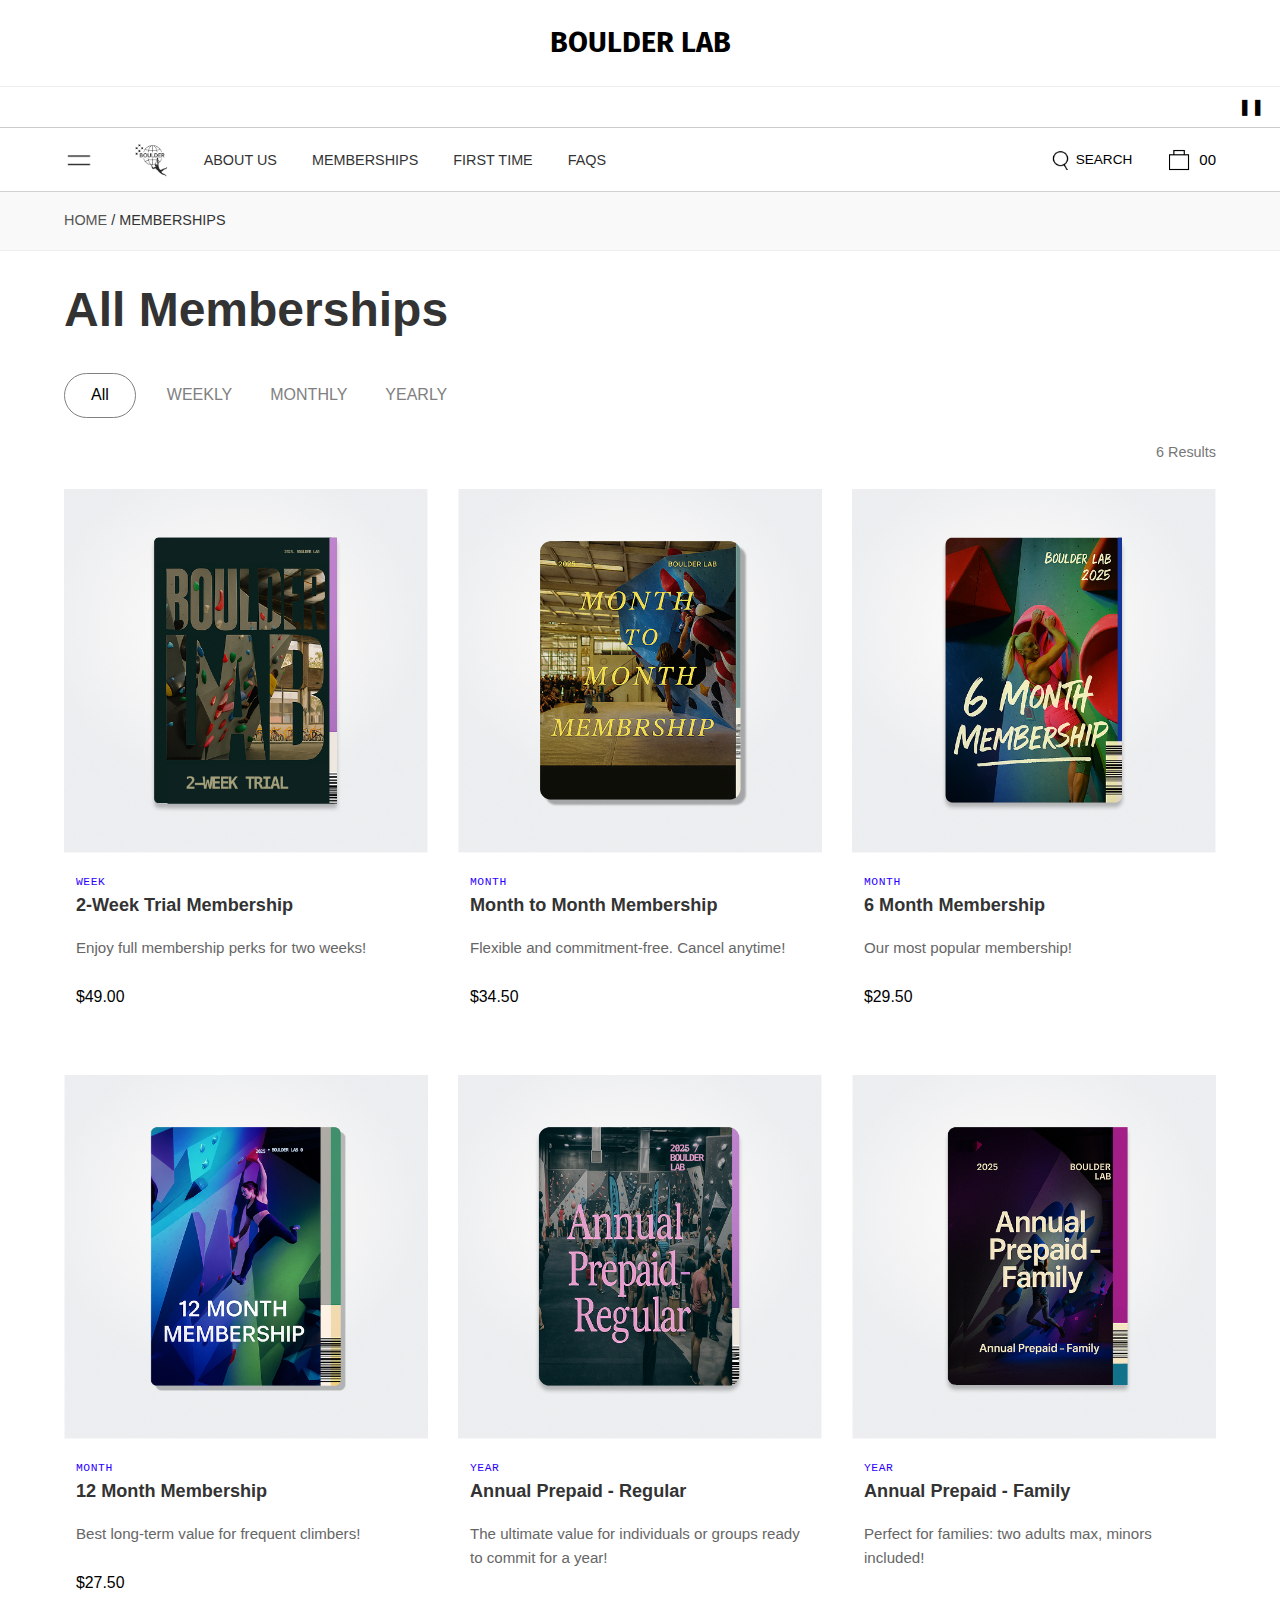
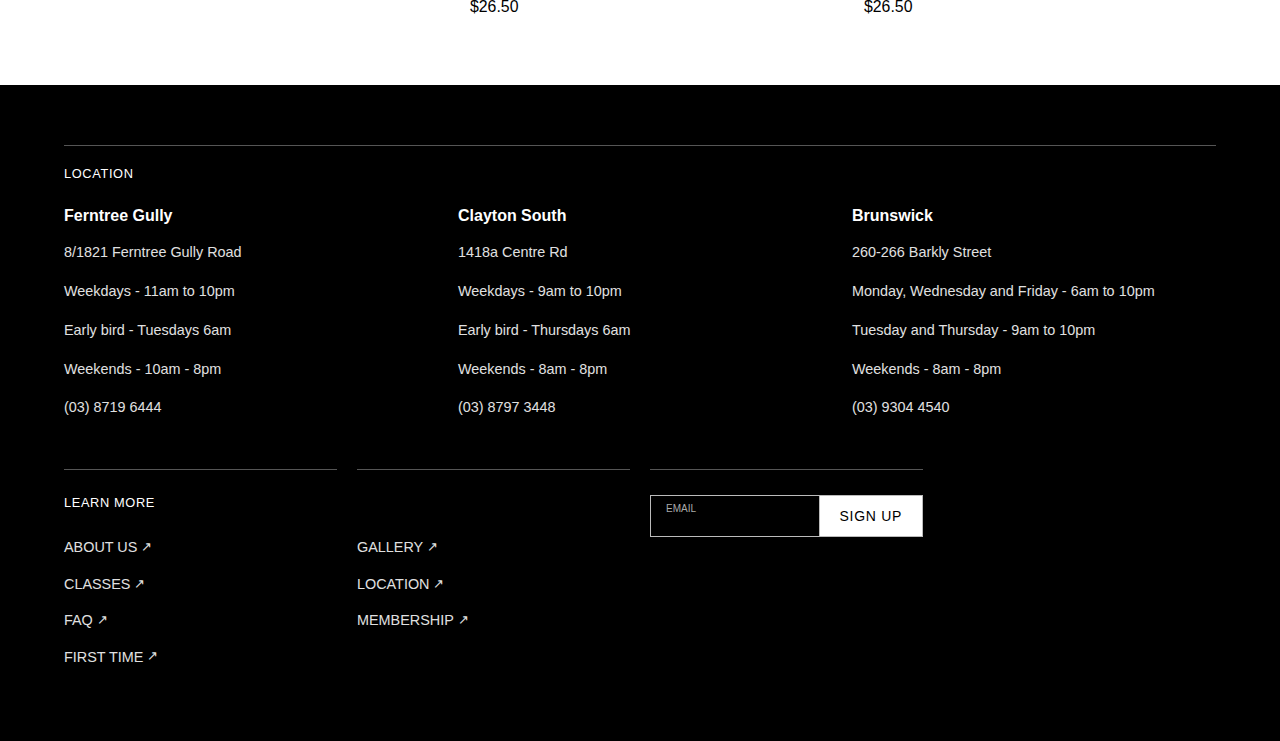
<file: index.html>
<!DOCTYPE html>
<html lang="en">
  <head>
    <meta charset="UTF-8" />
    <meta name="viewport" content="width=device-width, initial-scale=1.0" />
    <title>Memberships - Boulder Lab</title>
    <link rel="stylesheet" href="style.css" />
    <link rel="preconnect" href="https://fonts.googleapis.com" />
    <link rel="preconnect" href="https://fonts.gstatic.com" crossorigin />
    <link
      href="https://fonts.googleapis.com/css2?family=Fira+Sans:wght@400;500;700&display=swap"
      rel="stylesheet"
    />
  </head>
  <body>
    <div class="site-brand-bar">
      <div class="container">
        <p class="site-brand-title">BOULDER LAB</p>
      </div>
    </div>
    <div class="ticker-wrapper">
      <div class="ticker" id="ticker">
        <span>WELCOME TO BOULDER LAB</span>
        <span>•</span>
        <span>FIRST TIME VISITING?</span>
        <span>•</span>
        <span>CLICK HERE FOR EVERYTHING YOU NEED TO KNOW</span>
        <span>•</span>
        <span>WHAT TO BRING, HOW TO BOOK, AND MORE</span>
        <span>•</span>
        <span>NEED HELP? ASK OUR FRONT DESK ANYTIME</span>
        <span>•</span>
        <span>BOULDERING MADE SIMPLE FOR FIRST-TIMERS</span>
        <span>•</span>
        <span>GET STARTED — YOUR CLIMBING JOURNEY BEGINS HERE</span>
        <span>•</span>
        <span>WELCOME TO BOULDER LAB</span>
        <span>•</span>
        <span>FIRST TIME VISITING?</span>
        <span>•</span>
        <span>CLICK HERE FOR EVERYTHING YOU NEED TO KNOW</span>
        <span>•</span>
        <span>WHAT TO BRING, HOW TO BOOK, AND MORE</span>
        <span>•</span>
        <span>NEED HELP? ASK OUR FRONT DESK ANYTIME</span>
        <span>•</span>
        <span>BOULDERING MADE SIMPLE FOR FIRST-TIMERS</span>
        <span>•</span>
        <span>GET STARTED — YOUR CLIMBING JOURNEY BEGINS HERE</span>
        <span>•</span>
        <span>WELCOME TO BOULDER LAB</span>
        <span>•</span>
      </div>
      <button
        class="pause-btn"
        id="pauseBtn"
        aria-label="Pause banner"
        aria-pressed="false"
      >
        ❚❚
      </button>
    </div>
    <header>
      <div class="container header-container">
        <div class="header-left-section">
          <button class="menu-toggle" aria-label="Toggle menu">
            <img src="Images/Menu.png" alt="Menu" class="hamburger-icon-img" />
          </button>
          <div class="logo">
            <img src="Images/boulder_logo.png" alt="Boulder Lab Logo" />
          </div>
        </div>
        <nav class="mobile-nav">
          <ul>
            <li><a href="#">ABOUT US</a></li>
            <li><a href="#">MEMBERSHIPS</a></li>
            <li><a href="#">FIRST TIME</a></li>
            <li><a href="#">FAQs</a></li>
          </ul>
        </nav>
        <div class="header-actions">
          <button class="search-btn">
            <img src="Images/Search.png" alt="Search" class="search-icon-img" />
            SEARCH
          </button>
          <button class="cart-btn">
            <img src="Images/Cart.png" alt="Cart" class="cart-icon-img" />
            <span class="cart-count">00</span>
          </button>
        </div>
      </div>
    </header>

    <main>
      <section class="breadcrumbs">
        <div class="container">
          <p><a href="#">HOME</a> / MEMBERSHIPS</p>
        </div>
      </section>

      <section class="memberships-page">
        <div class="container">
          <h1>MEMBERSHIPS</h1>

          <div class="filter-controls">
            <nav class="on-filters-navbar"></nav>
          </div>
          <p class="results-count">6 Results</p>

          <div class="product-grid">
            <!-- Product Card 1: 2-Week Trial -->
            <div class="product-card" data-category="weekly">
              <div class="product-image-container">
                <img
                  src="Images/Card1-2week.png"
                  alt="2-Week Trial Membership"
                  class="product-image"
                />
                <div class="card-overlay"></div>
              </div>
              <div class="product-info">
                <span class="product-category label">WEEK</span>
                <h3 class="product-title title">2-Week Trial Membership</h3>
                <p class="product-description description">
                  Enjoy full membership perks for two weeks!
                </p>
                <p class="product-price price">$49.00</p>
              </div>
            </div>

            <!-- Product Card 2: Month to Month -->
            <div class="product-card" data-category="monthly">
              <div class="product-image-container">
                <img
                  src="Images/Card2-MonthToMonth.png"
                  alt="Month to Month Membership"
                  class="product-image"
                />
                <div class="card-overlay"></div>
              </div>
              <div class="product-info">
                <span class="product-category label">MONTH</span>
                <h3 class="product-title title">Month to Month Membership</h3>
                <p class="product-description description">
                  Flexible and commitment-free. Cancel anytime!
                </p>
                <p class="product-price price">$34.50</p>
              </div>
            </div>

            <!-- Product Card 3: 6 Month Membership -->
            <div class="product-card" data-category="monthly">
              <div class="product-image-container">
                <img
                  src="Images/Card3-6Month.png"
                  alt="6 Month Membership"
                  class="product-image"
                />
                <div class="card-overlay"></div>
              </div>
              <div class="product-info">
                <span class="product-category label">MONTH</span>
                <h3 class="product-title title">6 Month Membership</h3>
                <p class="product-description description">
                  Our most popular membership!
                </p>
                <p class="product-price price">$29.50</p>
              </div>
            </div>

            <!-- Product Card 4: 12 Month Membership -->
            <div class="product-card" data-category="monthly">
              <div class="product-image-container">
                <img
                  src="Images/Card4-12Month.png"
                  alt="12 Month Membership"
                  class="product-image"
                />
                <div class="card-overlay"></div>
              </div>
              <div class="product-info">
                <span class="product-category label">MONTH</span>
                <h3 class="product-title title">12 Month Membership</h3>
                <p class="product-description description">
                  Best long-term value for frequent climbers!
                </p>
                <p class="product-price price">$27.50</p>
              </div>
            </div>

            <!-- Product Card 5: Annual Prepaid - Regular -->
            <div class="product-card" data-category="yearly">
              <div class="product-image-container">
                <img
                  src="Images/Card5-Annual-Regular.png"
                  alt="Annual Prepaid - Regular"
                  class="product-image"
                />
                <div class="card-overlay"></div>
              </div>
              <div class="product-info">
                <span class="product-category label">YEAR</span>
                <h3 class="product-title title">Annual Prepaid - Regular</h3>
                <p class="product-description description">
                  The ultimate value for individuals or groups ready to commit
                  for a year!
                </p>
                <p class="product-price price">$26.50</p>
              </div>
            </div>

            <!-- Product Card 6: Annual Prepaid - Family -->
            <div class="product-card" data-category="yearly">
              <div class="product-image-container">
                <img
                  src="Images/Card6-Annual-Family.png"
                  alt="Annual Prepaid - Family"
                  class="product-image"
                />
                <div class="card-overlay"></div>
              </div>
              <div class="product-info">
                <span class="product-category label">YEAR</span>
                <h3 class="product-title title">Annual Prepaid - Family</h3>
                <p class="product-description description">
                  Perfect for families: two adults max, minors included!
                </p>
                <p class="product-price price">$26.50</p>
              </div>
            </div>
          </div>
        </div>
      </section>
    </main>

    <footer>
      <div class="container footer-grid">
        <div class="footer-column location-info">
          <h4>LOCATION</h4>
          <div class="locations-container">
            <div class="location">
              <h5>Ferntree Gully</h5>
              <p>8/1821 Ferntree Gully Road</p>
              <p>Weekdays - 11am to 10pm</p>
              <p>Early bird - Tuesdays 6am</p>
              <p>Weekends - 10am - 8pm</p>
              <p>(03) 8719 6444</p>
            </div>
            <div class="location">
              <h5>Clayton South</h5>
              <p>1418a Centre Rd</p>
              <p>Weekdays - 9am to 10pm</p>
              <p>Early bird - Thursdays 6am</p>
              <p>Weekends - 8am - 8pm</p>
              <p>(03) 8797 3448</p>
            </div>
            <div class="location">
              <h5>Brunswick</h5>
              <p>260-266 Barkly Street</p>
              <p>Monday, Wednesday and Friday - 6am to 10pm</p>
              <p>Tuesday and Thursday - 9am to 10pm</p>
              <p>Weekends - 8am - 8pm</p>
              <p>(03) 9304 4540</p>
            </div>
          </div>
        </div>

        <div class="footer-column learn-more-column">
          <h4>LEARN MORE</h4>
          <ul>
            <li>
              <a href="#"
                >ABOUT US <span class="external-link-icon">&#x2197;</span></a
              >
            </li>
            <li>
              <a href="#"
                >CLASSES <span class="external-link-icon">&#x2197;</span></a
              >
            </li>
            <li>
              <a href="#"
                >FAQ <span class="external-link-icon">&#x2197;</span></a
              >
            </li>
            <li>
              <a href="#"
                >FIRST TIME <span class="external-link-icon">&#x2197;</span></a
              >
            </li>
          </ul>
        </div>

        <div class="footer-column other-links-column">
          <!-- No H4 here -->
          <ul>
            <li>
              <a href="#"
                >GALLERY <span class="external-link-icon">&#x2197;</span></a
              >
            </li>
            <li>
              <a href="#"
                >LOCATION <span class="external-link-icon">&#x2197;</span></a
              >
            </li>
            <li>
              <a href="#"
                >MEMBERSHIP <span class="external-link-icon">&#x2197;</span></a
              >
            </li>
          </ul>
        </div>

        <div class="footer-column newsletter">
          <form>
            <div class="email-input-wrapper">
              <input type="email" id="footer_email_input" name="email" />
              <label for="footer_email_input" class="email-field-label"
                >EMAIL</label
              >
            </div>
            <button type="submit">Sign Up</button>
          </form>
        </div>
      </div>
    </footer>
    <script src="script.js"></script>
  </body>
</html>
</file>
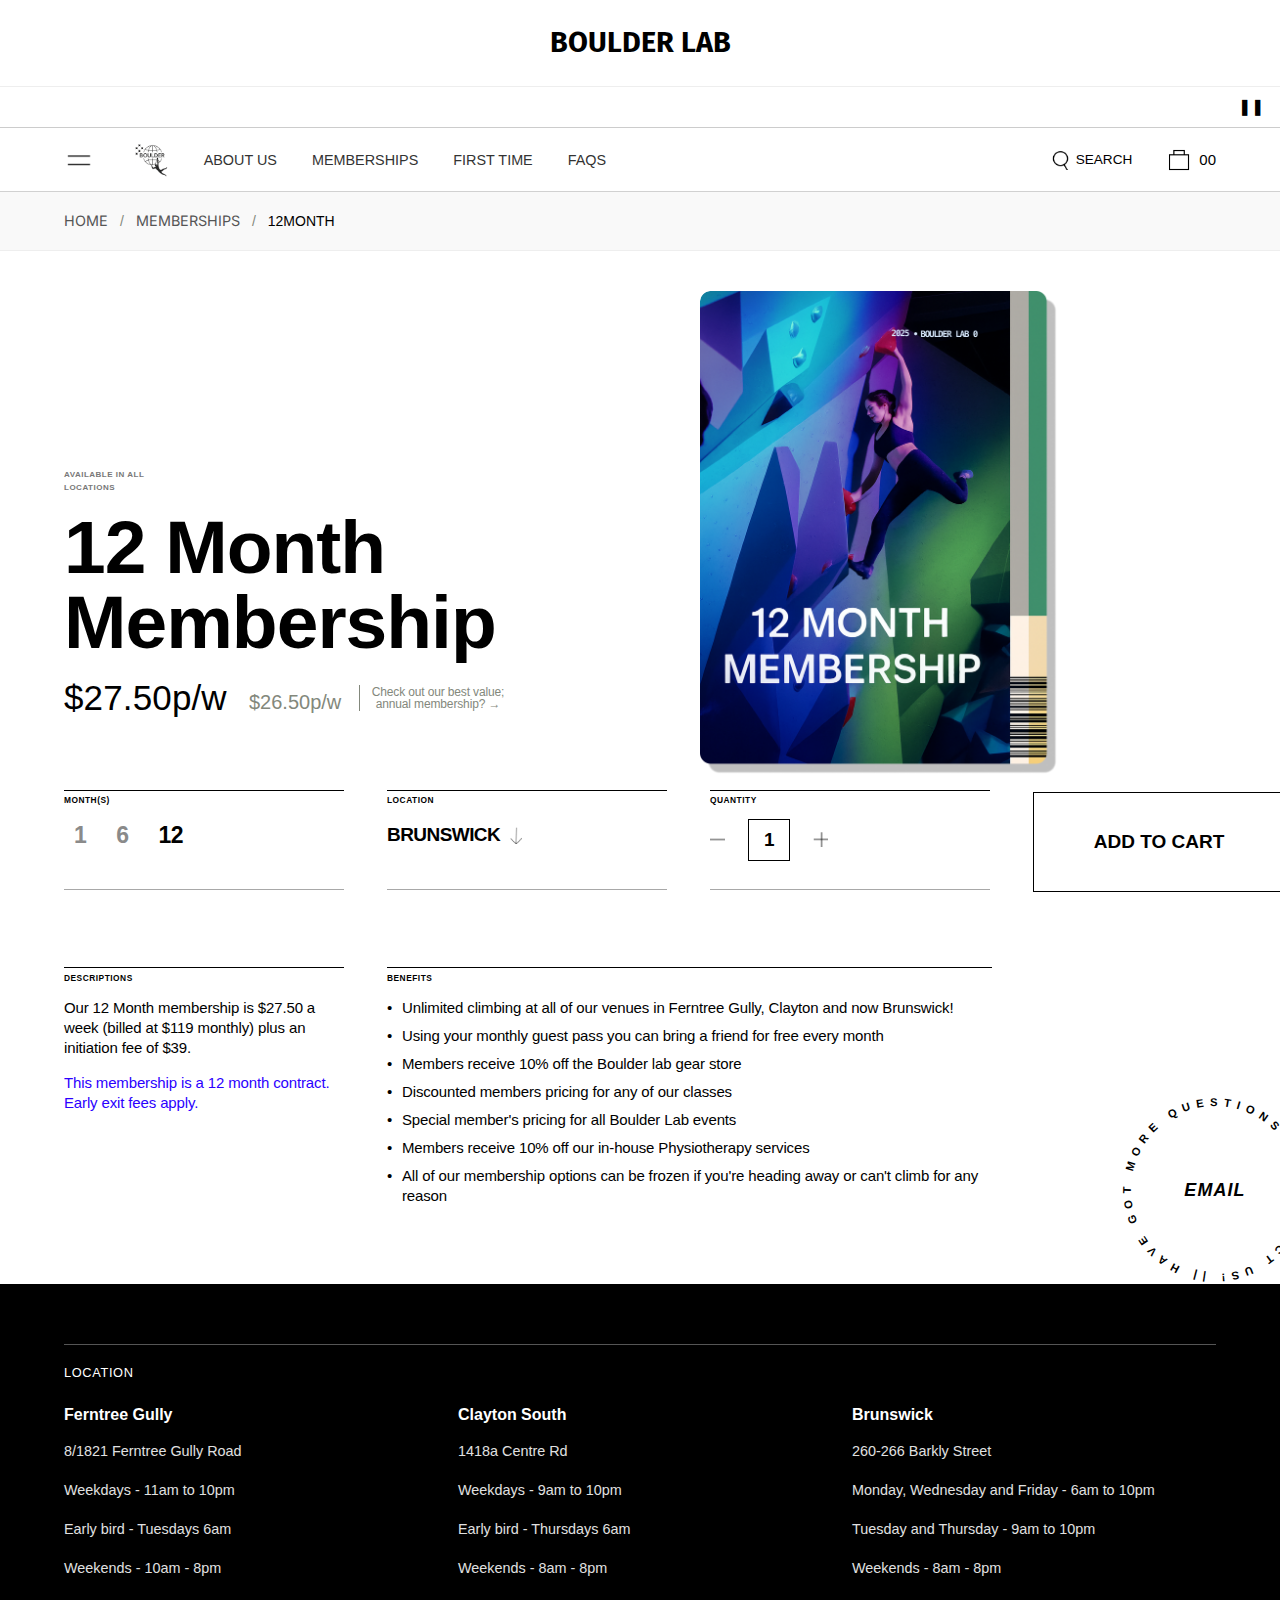
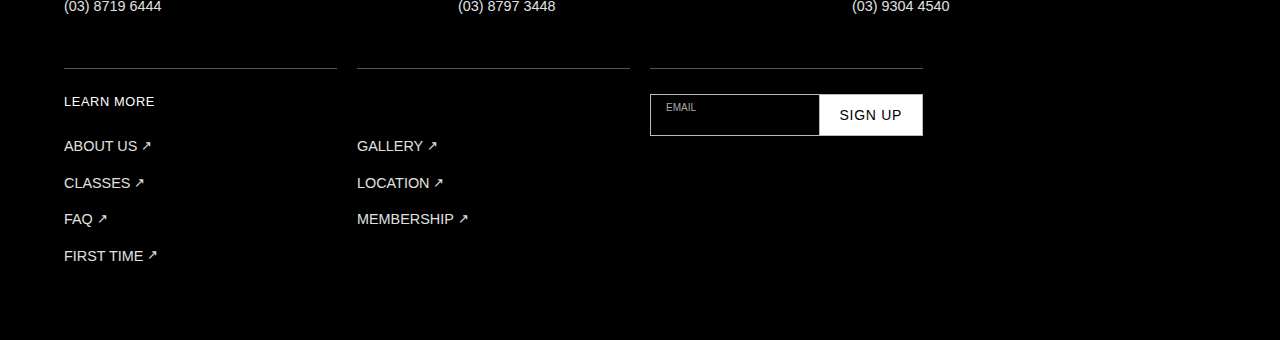
<file: 12-month.html>
<!DOCTYPE html>
<html lang="en">
  <head>
    <meta charset="UTF-8" />
    <meta name="viewport" content="width=device-width, initial-scale=1.0" />
    <title>12 Month Membership - Boulder Lab</title>
    <link rel="stylesheet" href="style.css" />
    <link rel="stylesheet" href="menu.css" />
    <link rel="stylesheet" href="months.css" />
    <link rel="preconnect" href="https://fonts.googleapis.com" />
    <link rel="preconnect" href="https://fonts.gstatic.com" crossorigin />
    <link
      href="https://fonts.googleapis.com/css2?family=Fira+Sans:wght@400;500;700&display=swap"
      rel="stylesheet"
    />
    <!-- Add Helvetica Neue font (fallback to system fonts) -->
    <style>
      @import url("https://fonts.googleapis.com/css2?family=Inter:wght@300;400;500;600;700&display=swap");
      /* Helvetica Neue fallback styles */
      body {
        font-family: "Helvetica Neue", Inter, -apple-system, BlinkMacSystemFont,
          "Segoe UI", Roboto, Helvetica, Arial, sans-serif;
      }
    </style>
  </head>
  <body>
    <div class="site-brand-bar">
      <div class="container">
        <p class="site-brand-title">BOULDER LAB</p>
      </div>
    </div>
    <div class="ticker-wrapper">
      <div class="ticker" id="ticker">
        <span>WELCOME TO BOULDER LAB</span>
        <span>•</span>
        <span>FIRST TIME VISITING?</span>
        <span>•</span>
        <span>CLICK HERE FOR EVERYTHING YOU NEED TO KNOW</span>
        <span>•</span>
        <span>WHAT TO BRING, HOW TO BOOK, AND MORE</span>
        <span>•</span>
        <span>NEED HELP? ASK OUR FRONT DESK ANYTIME</span>
        <span>•</span>
        <span>BOULDERING MADE SIMPLE FOR FIRST-TIMERS</span>
        <span>•</span>
        <span>GET STARTED — YOUR CLIMBING JOURNEY BEGINS HERE</span>
        <span>•</span>
      </div>
      <button
        class="pause-btn"
        id="pauseBtn"
        aria-label="Pause banner"
        aria-pressed="false"
      >
        ❚❚
      </button>
    </div>
    <header>
      <div class="container header-container">
        <div class="header-left-section">
          <button class="menu-toggle" aria-label="Toggle menu">
            <img src="Images/Menu.png" alt="Menu" class="hamburger-icon-img" />
          </button>
          <div class="logo">
            <img src="Images/boulder_logo.png" alt="Boulder Lab Logo" />
          </div>
        </div>
        <nav class="mobile-nav">
          <ul>
            <li><a href="#">ABOUT US</a></li>
            <li><a href="index.html">MEMBERSHIPS</a></li>
            <li><a href="#">FIRST TIME</a></li>
            <li><a href="#">FAQs</a></li>
          </ul>
        </nav>
        <div class="header-actions">
          <button class="search-btn">
            <img src="Images/Search.png" alt="Search" class="search-icon-img" />
            SEARCH
          </button>
          <button class="cart-btn">
            <img src="Images/Cart.png" alt="Cart" class="cart-icon-img" />
            <span class="cart-count">00</span>
          </button>
        </div>
      </div>
    </header>

    <main>
      <section class="breadcrumbs">
        <div class="container">
          <p class="breadcrumb-nav">
            <a href="index.html" class="breadcrumb-link">HOME</a>
            <span class="breadcrumb-separator">/</span>
            <a href="index.html" class="breadcrumb-link">MEMBERSHIPS</a>
            <span class="breadcrumb-separator">/</span>
            <span class="breadcrumb-current">12MONTH</span>
          </p>
        </div>
      </section>

      <section class="product-page">
        <div class="container">
          <div class="product-layout">
            <!-- Left Column: Product Info -->
            <div class="product-info-column">
              <p class="product-availability">AVAILABLE IN ALL LOCATIONS</p>

              <h1 class="product-title">12 Month Membership</h1>

              <div class="pricing-section">
                <div class="main-price">$27.50p/w</div>
                <div class="comparison-price">$26.50p/w</div>
                <div class="price-separator">|</div>
                <p class="savings-text">
                  Check out our best value; annual membership? →
                </p>
              </div>

              <div class="action-buttons">
                <button class="more-details-btn positioned-more-details-left">
                  MORE DETAILS
                </button>
                <button class="more-details-btn positioned-more-details">
                  MORE DETAILS
                </button>
              </div>

              <div class="product-options">
                <div class="option-group">
                  <label class="option-label">MONTH(S)</label>
                  <div class="option-values">
                    <span class="option-value inactive">1</span>
                    <span class="option-value inactive">6</span>
                    <span class="option-value active">12</span>
                  </div>
                </div>

                <div class="option-group">
                  <label class="option-label">LOCATION</label>
                  <div class="location-dropdown">
                    <div class="location-selected" id="locationSelected">
                      <span class="selected-location">BRUNSWICK</span>
                      <img
                        src="Images/arrow.png"
                        alt="Dropdown"
                        class="location-arrow"
                        id="locationArrow"
                      />
                    </div>
                    <div class="location-options" id="locationOptions">
                      <div
                        class="location-option active"
                        data-location="BRUNSWICK"
                      >
                        BRUNSWICK
                      </div>
                      <div
                        class="location-option"
                        data-location="CLAYTON SOUTH"
                      >
                        CLAYTON SOUTH
                      </div>
                      <div
                        class="location-option"
                        data-location="FERNTREE GULLY"
                      >
                        FERNTREE GULLY
                      </div>
                    </div>
                  </div>
                </div>

                <div class="option-group">
                  <label class="option-label">QUANTITY</label>
                  <div class="quantity-controls">
                    <button class="quantity-btn minus-btn">
                      <img
                        src="Images/minus.png"
                        alt="Decrease"
                        class="quantity-icon"
                      />
                    </button>
                    <div class="quantity-box">
                      <span class="quantity-value">1</span>
                    </div>
                    <button class="quantity-btn plus-btn">
                      <img
                        src="Images/plus.png"
                        alt="Increase"
                        class="quantity-icon"
                      />
                    </button>
                  </div>
                </div>

                <button class="add-to-cart-btn">ADD TO CART</button>
              </div>

              <!-- Circular Text Animation -->
              <div class="product-circular-text">
                <svg
                  xmlns="http://www.w3.org/2000/svg"
                  xml:lang="en"
                  xmlns:xlink="http://www.w3.org/1999/xlink"
                  viewBox="0 0 500 500"
                >
                  <title>Circular Text Path</title>
                  <defs>
                    <path
                      id="productTextCircle"
                      d="M250,400
                               a150,150 0 0,1 0,-300a150,150 0 0,1 0,300Z"
                      transform="rotate(12,250,250)"
                    />
                  </defs>
                  <g class="textcircle">
                    <text textLength="940">
                      <textPath
                        xlink:href="#productTextCircle"
                        aria-label="  HAVE GOT MORE QUESTIONS? | CONTACT US! |  "
                        textLength="940"
                      >
                        | HAVE GOT MORE QUESTIONS? || CONTACT US! |
                      </textPath>
                    </text>
                  </g>
                  <text x="250" y="250" class="product-center-text">EMAIL</text>
                </svg>
              </div>

              <!-- Descriptions and Benefits -->
              <div class="product-details">
                <div class="descriptions-section">
                  <h3 class="section-title">DESCRIPTIONS</h3>
                  <p class="description-text">
                    Our 12 Month membership is $27.50 a week (billed at $119
                    monthly) plus an initiation fee of $39.
                  </p>
                  <p class="description-text cancellation">
                    This membership is a 12 month contract. Early exit fees
                    apply.
                  </p>
                </div>

                <div class="benefits-section">
                  <h3 class="section-title">BENEFITS</h3>
                  <ul class="benefits-list">
                    <li>
                      Unlimited climbing at all of our venues in Ferntree Gully,
                      Clayton and now Brunswick!
                    </li>
                    <li>
                      Using your monthly guest pass you can bring a friend for
                      free every month
                    </li>
                    <li>Members receive 10% off the Boulder lab gear store</li>
                    <li>Discounted members pricing for any of our classes</li>
                    <li>Special member's pricing for all Boulder Lab events</li>
                    <li>
                      Members receive 10% off our in-house Physiotherapy
                      services
                    </li>
                    <li>
                      All of our membership options can be frozen if you're
                      heading away or can't climb for any reason
                    </li>
                  </ul>
                </div>
              </div>
            </div>

            <!-- Right Column: Image and Circular Text -->
            <div class="product-visual-column">
              <div class="product-image-container">
                <img
                  src="Images/Product-image-12month.png"
                  alt="12 Month Membership"
                  class="product-main-image"
                />
              </div>
            </div>
          </div>
        </div>
      </section>
    </main>

    <footer>
      <div class="container footer-grid">
        <div class="footer-column location-info">
          <h4>LOCATION</h4>
          <div class="locations-container">
            <div class="location">
              <h5>Ferntree Gully</h5>
              <p>8/1821 Ferntree Gully Road</p>
              <p>Weekdays - 11am to 10pm</p>
              <p>Early bird - Tuesdays 6am</p>
              <p>Weekends - 10am - 8pm</p>
              <p>(03) 8719 6444</p>
            </div>
            <div class="location">
              <h5>Clayton South</h5>
              <p>1418a Centre Rd</p>
              <p>Weekdays - 9am to 10pm</p>
              <p>Early bird - Thursdays 6am</p>
              <p>Weekends - 8am - 8pm</p>
              <p>(03) 8797 3448</p>
            </div>
            <div class="location">
              <h5>Brunswick</h5>
              <p>260-266 Barkly Street</p>
              <p>Monday, Wednesday and Friday - 6am to 10pm</p>
              <p>Tuesday and Thursday - 9am to 10pm</p>
              <p>Weekends - 8am - 8pm</p>
              <p>(03) 9304 4540</p>
            </div>
          </div>
        </div>

        <div class="footer-column learn-more-column">
          <h4>LEARN MORE</h4>
          <ul>
            <li>
              <a href="#"
                >ABOUT US <span class="external-link-icon">&#x2197;</span></a
              >
            </li>
            <li>
              <a href="#"
                >CLASSES <span class="external-link-icon">&#x2197;</span></a
              >
            </li>
            <li>
              <a href="#"
                >FAQ <span class="external-link-icon">&#x2197;</span></a
              >
            </li>
            <li>
              <a href="#"
                >FIRST TIME <span class="external-link-icon">&#x2197;</span></a
              >
            </li>
          </ul>
        </div>

        <div class="footer-column other-links-column">
          <!-- No H4 here -->
          <ul>
            <li>
              <a href="#"
                >GALLERY <span class="external-link-icon">&#x2197;</span></a
              >
            </li>
            <li>
              <a href="#"
                >LOCATION <span class="external-link-icon">&#x2197;</span></a
              >
            </li>
            <li>
              <a href="#"
                >MEMBERSHIP <span class="external-link-icon">&#x2197;</span></a
              >
            </li>
          </ul>
        </div>

        <div class="footer-column newsletter">
          <form>
            <div class="email-input-wrapper">
              <input type="email" id="footer_email_input" name="email" />
              <label for="footer_email_input" class="email-field-label"
                >EMAIL</label
              >
            </div>
            <button type="submit">Sign Up</button>
          </form>
        </div>
      </div>
    </footer>
    <script src="script.js"></script>
    <script src="menu.js"></script>
    <script>
      // Location Dropdown Functionality
      document.addEventListener("DOMContentLoaded", function () {
        const locationSelected = document.getElementById("locationSelected");
        const locationOptions = document.getElementById("locationOptions");
        const locationArrow = document.getElementById("locationArrow");
        const selectedLocationSpan =
          document.querySelector(".selected-location");

        // Toggle dropdown
        locationSelected.addEventListener("click", function () {
          locationOptions.classList.toggle("open");
          locationArrow.classList.toggle("rotated");
        });

        // Handle option selection
        const options = document.querySelectorAll(".location-option");
        options.forEach((option) => {
          option.addEventListener("click", function () {
            // Remove active class from all options
            options.forEach((opt) => opt.classList.remove("active"));

            // Add active class to selected option
            this.classList.add("active");

            // Update the selected location text
            selectedLocationSpan.textContent =
              this.getAttribute("data-location");

            // Close dropdown
            locationOptions.classList.remove("open");
            locationArrow.classList.remove("rotated");
          });
        });

        // Close dropdown when clicking outside
        document.addEventListener("click", function (event) {
          if (!event.target.closest(".location-dropdown")) {
            locationOptions.classList.remove("open");
            locationArrow.classList.remove("rotated");
          }
        });

        // Quantity Controls Functionality
        const minusBtn = document.querySelector(".minus-btn");
        const plusBtn = document.querySelector(".plus-btn");
        const quantityValue = document.querySelector(".quantity-value");
        let currentQuantity = 1;

        // Update quantity display
        function updateQuantity(value) {
          currentQuantity = Math.max(1, Math.min(5, value)); // Allow up to 5
          quantityValue.textContent = currentQuantity;
        }

        // Minus button functionality
        minusBtn.addEventListener("click", function () {
          updateQuantity(currentQuantity - 1);
        });

        // Plus button functionality
        plusBtn.addEventListener("click", function () {
          updateQuantity(currentQuantity + 1);
        });

        // Month options functionality with navigation
        const monthOptions = document.querySelectorAll(".option-value");
        monthOptions.forEach(function (option) {
          option.addEventListener("click", function () {
            const monthValue = this.textContent.trim();

            // Navigate to appropriate page based on month value
            if (monthValue === "1") {
              window.location.href = "month-to-month.html";
            } else if (monthValue === "6") {
              window.location.href = "6-month.html";
            } else if (monthValue === "12") {
              window.location.href = "12-month.html";
            }

            // Remove active class from all month options
            monthOptions.forEach(function (opt) {
              opt.classList.remove("active");
              opt.classList.add("inactive");
            });

            // Add active class to clicked option
            this.classList.add("active");
            this.classList.remove("inactive");
          });
        });
      });
    </script>

    <!-- Full-screen Menu -->
    <div class="full-screen-menu" id="fullScreenMenu">
      <div class="menu-header">
        <div class="container menu-header-container">
          <div class="menu-header-left">
            <h1 class="menu-boulder-lab-title">BOULDER LAB</h1>
          </div>
          <div class="menu-header-right">
            <button class="search-btn">
              <img
                src="Images/Search-black.png"
                alt="Search"
                class="search-icon-menu"
              />
              SEARCH
            </button>
            <button class="close-menu-btn" id="closeMenuBtn">X CLOSE</button>
          </div>
        </div>
      </div>

      <div class="container menu-content">
        <div class="menu-links-grid">
          <!-- First Row: INFORMATION, PRICING, CLASSES -->
          <div class="menu-column">
            <h4>INFORMATION</h4>
            <ul>
              <li><a href="#">FAQs</a></li>
              <li><a href="#">Bookings +</a></li>
              <li><a href="#">Location</a></li>
              <li><a href="#">First time</a></li>
              <li><a href="#">My membership</a></li>
              <li><a href="#">Contact us</a></li>
              <li><a href="#">Coaching team</a></li>
              <li><a href="#">Jobs at BOULDERLAB</a></li>
            </ul>
          </div>

          <div class="menu-column">
            <h4>PRICING</h4>
            <ul>
              <li><a href="#memberships-section">Memberships</a></li>
              <li><a href="#">Entry pass</a></li>
              <li><a href="#">Gear store</a></li>
            </ul>
          </div>

          <div class="menu-column">
            <h4>CLASSES</h4>
            <ul>
              <li><a href="#">Bachelors of Bouldering</a></li>
              <li><a href="#">Master of Bouldering</a></li>
              <li><a href="#">Private coaching</a></li>
              <li><a href="#">Strength climbing +</a></li>
              <li><a href="#">Clinics +</a></li>
            </ul>
          </div>

          <div class="menu-column">
            <h4>YOUTH PROGRAM</h4>
            <ul>
              <li><a href="#">Overview</a></li>
              <li><a href="#">U12s</a></li>
              <li><a href="#">Youth squad</a></li>
              <li><a href="#">Junior elite</a></li>
            </ul>
          </div>

          <div class="menu-column">
            <h4>EVENTS</h4>
            <ul>
              <li><a href="#">Borad comp 2024</a></li>
              <li><a href="#">Gallery</a></li>
              <li><a href="#">Gift cards</a></li>
            </ul>
          </div>

          <!-- Circular Text SVG -->
          <div class="menu-circular-text">
            <svg
              xmlns="http://www.w3.org/2000/svg"
              xml:lang="en"
              xmlns:xlink="http://www.w3.org/1999/xlink"
              viewBox="0 0 500 500"
            >
              <title>Circular Text Path</title>
              <defs>
                <path
                  id="menuTextCircle"
                  d="M250,400
                           a150,150 0 0,1 0,-300a150,150 0 0,1 0,300Z"
                  transform="rotate(12,250,250)"
                />
              </defs>
              <g class="textcircle">
                <text textLength="940">
                  <textPath
                    xlink:href="#menuTextCircle"
                    aria-label="HAVE GOT MORE QUESTIONS? CONTACT US!"
                    textLength="940"
                  >
                    CONTACT US!&#160;HAVE GOT MORE QUESTIONS? CONTACT US! &#160;
                  </textPath>
                </text>
              </g>
              <text x="250" y="250" class="center-text">EMAIL</text>
            </svg>
          </div>
        </div>
      </div>
    </div>
  </body>
</html>
</file>
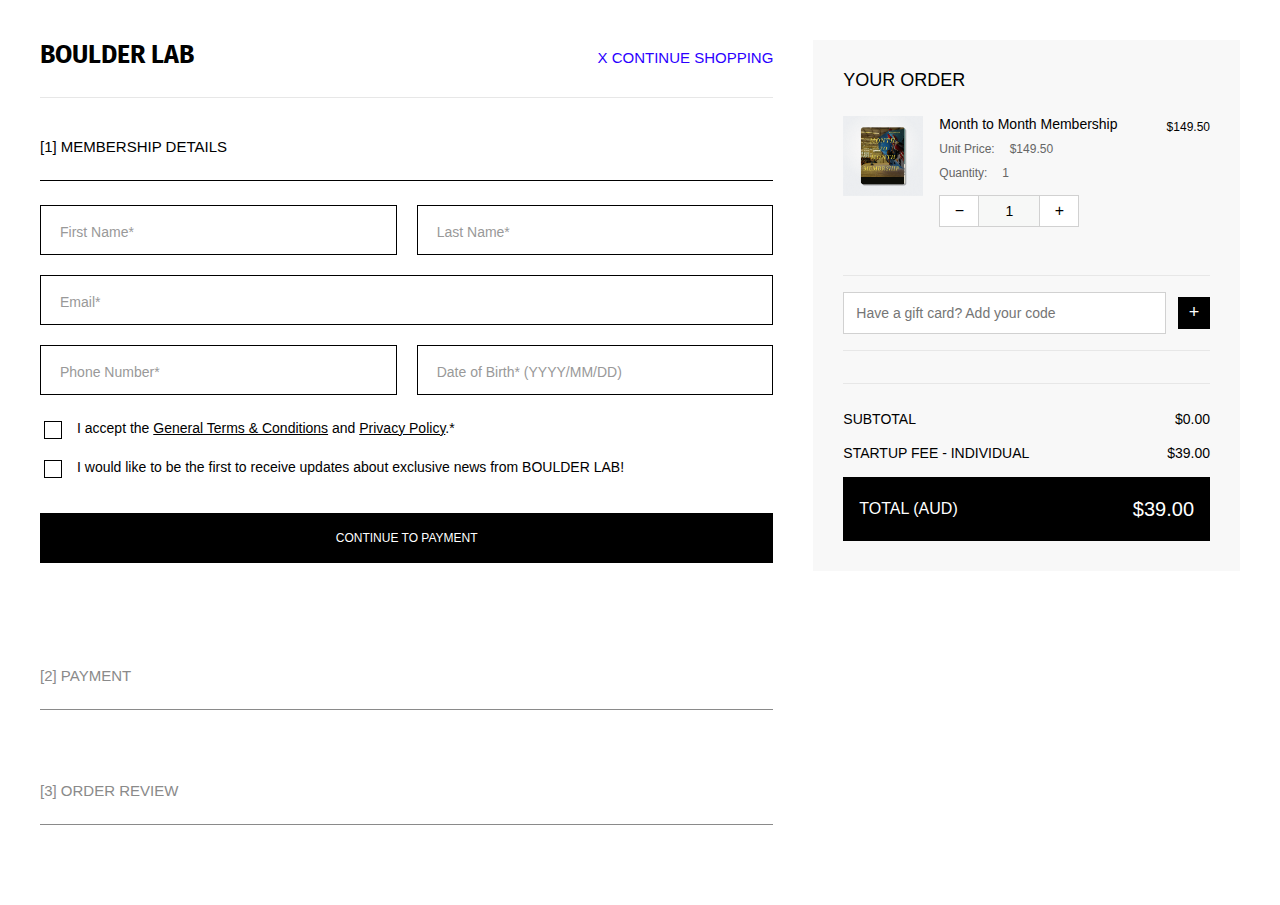
<file: checkout.html>
<!DOCTYPE html>
<html lang="en">
  <head>
    <meta charset="UTF-8" />
    <meta name="viewport" content="width=device-width, initial-scale=1.0" />
    <title>Checkout - Boulder Lab</title>
    <link rel="stylesheet" href="style.css" />
    <link rel="stylesheet" href="cart.css" />
    <link rel="stylesheet" href="checkout.css" />
    <link rel="preconnect" href="https://fonts.googleapis.com" />
    <link rel="preconnect" href="https://fonts.gstatic.com" crossorigin />
    <link
      href="https://fonts.googleapis.com/css2?family=Fira+Sans:wght@400;500;700&display=swap"
      rel="stylesheet"
    />
  </head>
  <body>
    <main>
      <div class="checkout-container">
        <!-- Left Column: Checkout Form -->
        <div class="checkout-main">
          <div class="checkout-header">
            <h1 class="checkout-title">BOULDER LAB</h1>
            <a href="index.html" class="continue-shopping"
              >X CONTINUE SHOPPING</a
            >
          </div>

          <div class="checkout-steps">
            <!-- Step 1: Membership Details -->
            <div class="checkout-step active" id="step1">
              <div class="step-header">
                <h2 class="step-title">[1] MEMBERSHIP DETAILS</h2>
                <button class="edit-btn" id="edit-step1" style="display: none">
                  EDIT
                </button>
              </div>

              <div class="step-content" id="step1-content">
                <form id="membership-form">
                  <div class="form-row">
                    <div class="form-group">
                      <input
                        type="text"
                        class="form-input"
                        placeholder=" "
                        id="firstName"
                        required
                      />
                      <label for="firstName" class="form-label"
                        >First Name*</label
                      >
                      <div class="error-message" id="firstName-error">
                        *Please complete all required fields before continuing.
                      </div>
                    </div>
                    <div class="form-group">
                      <input
                        type="text"
                        class="form-input"
                        placeholder=" "
                        id="lastName"
                        required
                      />
                      <label for="lastName" class="form-label"
                        >Last Name*</label
                      >
                      <div class="error-message" id="lastName-error">
                        *Please complete all required fields before continuing.
                      </div>
                    </div>
                  </div>

                  <div class="form-row">
                    <div class="form-group full-width">
                      <input
                        type="email"
                        class="form-input"
                        placeholder=" "
                        id="email"
                        required
                      />
                      <label for="email" class="form-label">Email*</label>
                      <div class="error-message" id="email-error">
                        *Please complete all required fields before continuing.
                      </div>
                    </div>
                  </div>

                  <div class="form-row">
                    <div class="form-group">
                      <input
                        type="tel"
                        class="form-input"
                        placeholder=" "
                        id="phone"
                        required
                      />
                      <label for="phone" class="form-label"
                        >Phone Number*</label
                      >
                      <div class="error-message" id="phone-error">
                        *Please complete all required fields before continuing.
                      </div>
                    </div>
                    <div class="form-group">
                      <input
                        type="text"
                        class="form-input"
                        placeholder=" "
                        id="dob"
                        required
                      />
                      <label for="dob" class="form-label"
                        >Date of Birth* (YYYY/MM/DD)</label
                      >
                      <div class="error-message" id="dob-error">
                        *Invalid format. Please use YYYY/MM/DD (e.g.,
                        2003/04/21).
                      </div>
                    </div>
                  </div>

                  <div class="checkbox-group">
                    <div class="checkbox-item">
                      <div class="checkbox-content">
                        <input
                          type="checkbox"
                          class="checkbox-input"
                          id="terms"
                          required
                        />
                        <label for="terms" class="checkbox-label">
                          I accept the
                          <span class="terms-link"
                            >General Terms & Conditions</span
                          >
                          and <span class="terms-link">Privacy Policy</span>.*
                        </label>
                      </div>
                      <div class="checkbox-error" id="terms-error">
                        *You must agree to the Terms and Conditions before
                        continuing to payment.
                      </div>
                    </div>
                    <div class="checkbox-item">
                      <div class="checkbox-content">
                        <input
                          type="checkbox"
                          class="checkbox-input"
                          id="newsletter"
                        />
                        <label for="newsletter" class="checkbox-label">
                          I would like to be the first to receive updates about
                          exclusive news from BOULDER LAB!
                        </label>
                      </div>
                    </div>
                  </div>

                  <button
                    type="button"
                    class="checkout-btn"
                    id="continue-to-payment"
                  >
                    CONTINUE TO PAYMENT
                  </button>
                </form>
              </div>

              <div class="step-summary" id="step1-summary">
                <div class="summary-row">
                  <span class="summary-label">Name:</span>
                  <span class="summary-value" id="summary-name"
                    >University Melbourne</span
                  >
                </div>
                <div class="summary-row">
                  <span class="summary-label">Phone Number:</span>
                  <span class="summary-value" id="summary-phone"
                    >0123456789</span
                  >
                </div>
                <div class="summary-row">
                  <span class="summary-label">Email:</span>
                  <span class="summary-value" id="summary-email"
                    >universitym@unimelb.edu.au</span
                  >
                </div>
                <div class="summary-row">
                  <span class="summary-label">Date-of-Birth:</span>
                  <span class="summary-value" id="summary-dob">2003/04/21</span>
                </div>
              </div>
            </div>

            <!-- Step 2: Payment -->
            <div class="checkout-step" id="step2">
              <div class="step-header">
                <h2 class="step-title">[2] PAYMENT</h2>
                <button class="edit-btn" id="edit-step2" style="display: none">
                  EDIT
                </button>
              </div>

              <div class="step-content" id="step2-content">
                <form id="payment-form">
                  <div class="form-row">
                    <div class="form-group full-width">
                      <input
                        type="text"
                        class="form-input"
                        placeholder=" "
                        id="cardName"
                        required
                      />
                      <label for="cardName" class="form-label"
                        >Name on Card*</label
                      >
                      <div class="error-message" id="cardName-error">
                        *Please complete all required fields before continuing.
                      </div>
                    </div>
                  </div>

                  <div class="form-row">
                    <div class="form-group full-width">
                      <input
                        type="text"
                        class="form-input"
                        placeholder=" "
                        id="cardNumber"
                        required
                      />
                      <label for="cardNumber" class="form-label"
                        >Card Number*</label
                      >
                      <div class="error-message" id="cardNumber-error">
                        *Please complete all required fields before continuing.
                      </div>
                    </div>
                  </div>

                  <div class="form-row">
                    <div class="form-group">
                      <input
                        type="text"
                        class="form-input"
                        placeholder=" "
                        id="expiryDate"
                        required
                      />
                      <label for="expiryDate" class="form-label"
                        >Expiry Date* (MM/YY)</label
                      >
                      <div class="error-message" id="expiryDate-error">
                        *Please complete all required fields before continuing.
                      </div>
                    </div>
                    <div class="form-group">
                      <input
                        type="text"
                        class="form-input"
                        placeholder=" "
                        id="securityCode"
                        required
                      />
                      <label for="securityCode" class="form-label"
                        >Security Code*</label
                      >
                      <div class="error-message" id="securityCode-error">
                        *Please complete all required fields before continuing.
                      </div>
                    </div>
                  </div>

                  <button type="button" class="checkout-btn" id="confirm-order">
                    CONFIRM ORDER
                  </button>
                </form>
              </div>

              <div class="step-summary" id="step2-summary">
                <div class="summary-row">
                  <span class="summary-label">Name:</span>
                  <span class="summary-value" id="payment-summary-name"
                    >University Melbourne</span
                  >
                </div>
                <div class="summary-row">
                  <span class="summary-label">Card Number:</span>
                  <span class="summary-value" id="payment-summary-card"
                    >0123456789</span
                  >
                </div>
                <div class="summary-row">
                  <span class="summary-label">Expiry Date:</span>
                  <span class="summary-value" id="payment-summary-expiry"
                    >••• / •••</span
                  >
                </div>
                <div class="summary-row">
                  <span class="summary-label">Security Number:</span>
                  <span class="summary-value" id="payment-summary-security"
                    >•••</span
                  >
                </div>
              </div>
            </div>

            <!-- Step 3: Order Review -->
            <div class="checkout-step" id="step3">
              <div class="step-header">
                <h2 class="step-title">[3] ORDER REVIEW</h2>
              </div>

              <div class="step-content" id="step3-content">
                <div class="review-section">
                  <div id="review-items-container">
                    <!-- Dynamic order review items will be populated here -->
                  </div>
                </div>

                <button type="button" class="checkout-btn" id="purchase-btn">
                  PURCHASE
                </button>
              </div>
            </div>
          </div>
        </div>

        <!-- Right Column: Order Summary -->
        <div class="order-summary">
          <h2 class="order-title">YOUR ORDER</h2>

          <div class="order-items" id="order-items">
            <!-- Dynamic cart items will be populated here -->
          </div>

          <div class="gift-card-section">
            <div class="gift-card-input">
              <input
                type="text"
                class="gift-card-field"
                placeholder="Have a gift card? Add your code"
              />
              <button class="gift-card-btn">+</button>
            </div>
          </div>

          <div class="pricing-breakdown">
            <div class="price-row">
              <span class="price-label">SUBTOTAL</span>
              <span class="price-value" id="subtotal-amount">$149.50</span>
            </div>
            <div class="price-row">
              <span class="price-label">STARTUP FEE - INDIVIDUAL</span>
              <span class="price-value">$39.00</span>
            </div>
          </div>

          <div class="total-section">
            <div class="total-row">
              <span class="total-label">TOTAL (AUD)</span>
              <span class="total-value" id="total-amount">$188.50</span>
            </div>
          </div>
        </div>
      </div>
    </main>

    <script src="cart.js"></script>
    <script src="checkout.js"></script>
  </body>
</html>
</file>
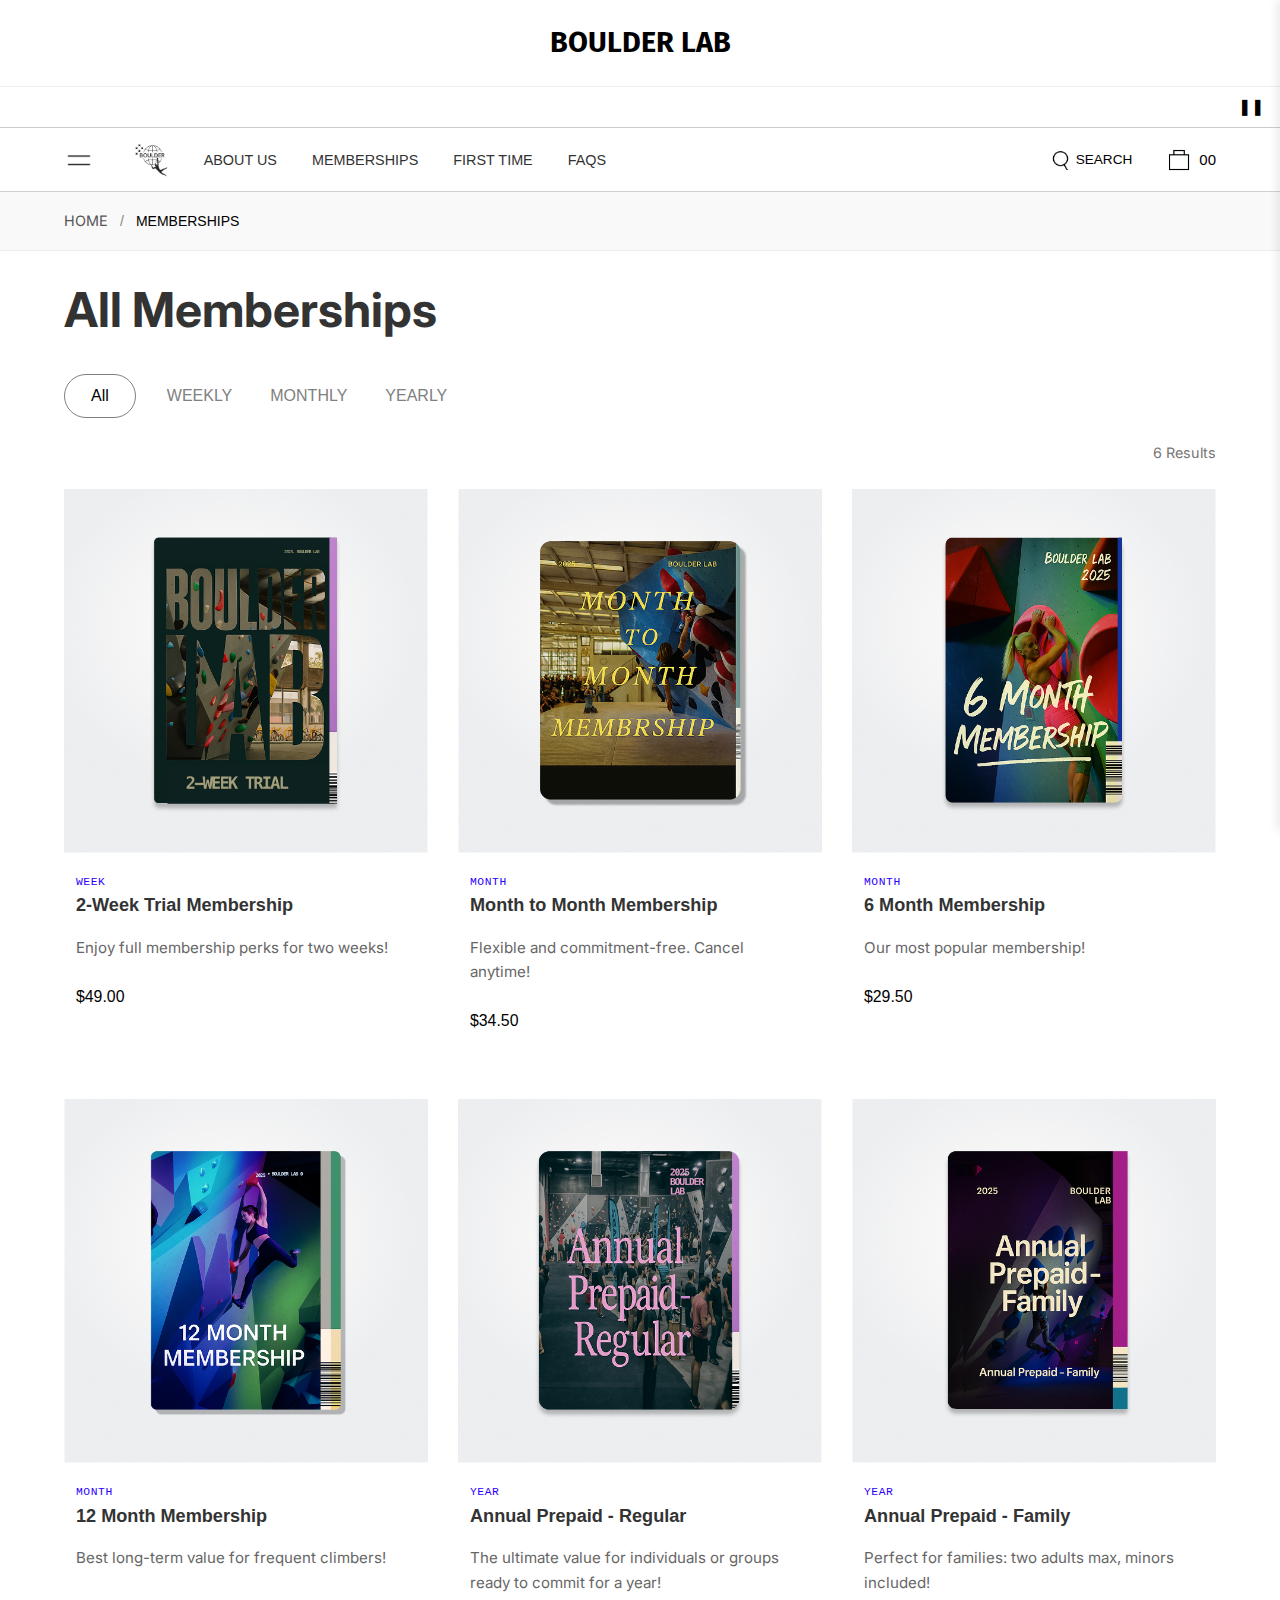
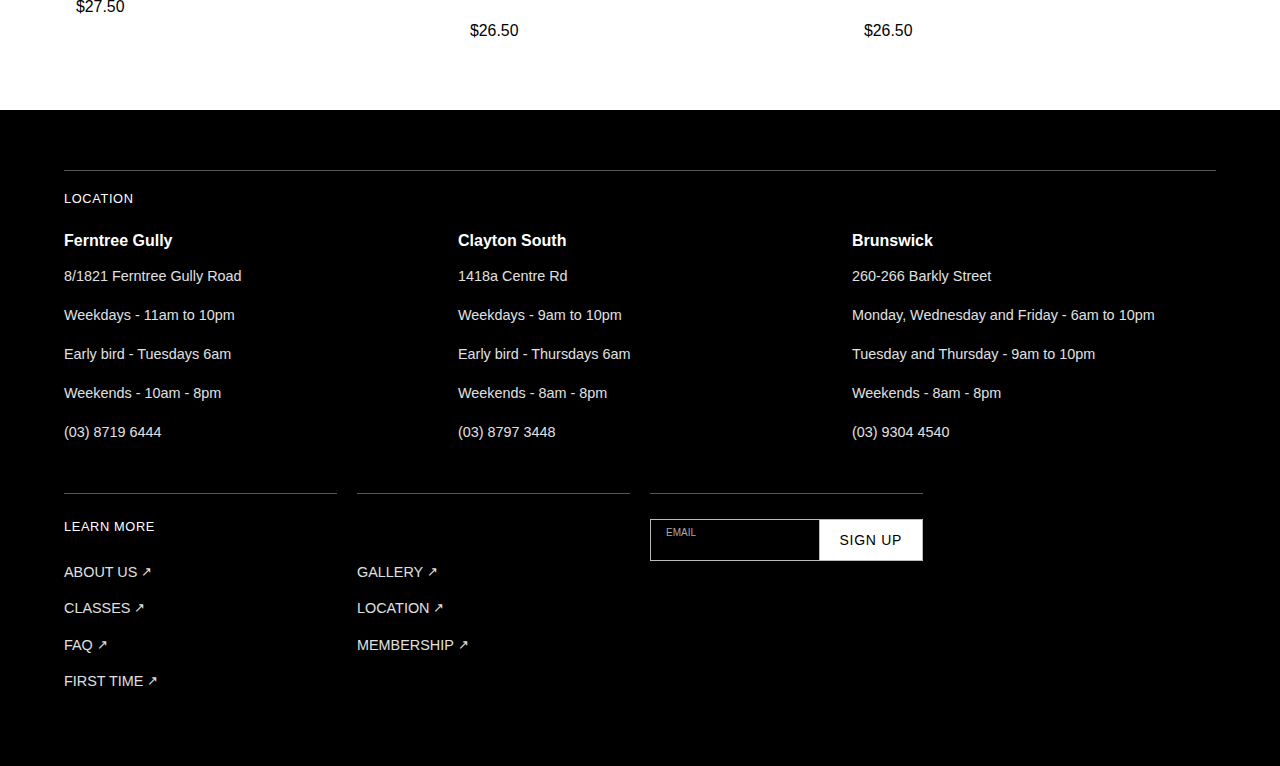
<file: memberships.html>
<!DOCTYPE html>
<html lang="en">
  <head>
    <meta charset="UTF-8" />
    <meta name="viewport" content="width=device-width, initial-scale=1.0" />
    <title>Memberships - Boulder Lab</title>
    <link rel="stylesheet" href="style.css" />
    <link rel="stylesheet" href="menu.css" />
    <link rel="stylesheet" href="cart.css" />
    <link rel="preconnect" href="https://fonts.googleapis.com" />
    <link rel="preconnect" href="https://fonts.gstatic.com" crossorigin />
    <link
      href="https://fonts.googleapis.com/css2?family=Fira+Sans:wght@400;500;700&display=swap"
      rel="stylesheet"
    />
    <!-- Add Helvetica Neue font (fallback to system fonts) -->
    <style>
      @import url("https://fonts.googleapis.com/css2?family=Inter:wght@400;500;600;700&display=swap");
      /* Helvetica Neue fallback styles */
      body {
        font-family: "Helvetica Neue", Inter, -apple-system, BlinkMacSystemFont,
          "Segoe UI", Roboto, Helvetica, Arial, sans-serif;
      }
    </style>
  </head>
  <body>
    <div class="site-brand-bar">
      <div class="container">
        <p class="site-brand-title">BOULDER LAB</p>
      </div>
    </div>
    <div class="ticker-wrapper">
      <div class="ticker" id="ticker">
        <span>WELCOME TO BOULDER LAB</span>
        <span>•</span>
        <span>FIRST TIME VISITING?</span>
        <span>•</span>
        <span>CLICK HERE FOR EVERYTHING YOU NEED TO KNOW</span>
        <span>•</span>
        <span>WHAT TO BRING, HOW TO BOOK, AND MORE</span>
        <span>•</span>
        <span>NEED HELP? ASK OUR FRONT DESK ANYTIME</span>
        <span>•</span>
        <span>BOULDERING MADE SIMPLE FOR FIRST-TIMERS</span>
        <span>•</span>
        <span>GET STARTED — YOUR CLIMBING JOURNEY BEGINS HERE</span>
        <span>•</span>
        <span>WELCOME TO BOULDER LAB</span>
        <span>•</span>
        <span>FIRST TIME VISITING?</span>
        <span>•</span>
        <span>CLICK HERE FOR EVERYTHING YOU NEED TO KNOW</span>
        <span>•</span>
        <span>WHAT TO BRING, HOW TO BOOK, AND MORE</span>
        <span>•</span>
        <span>NEED HELP? ASK OUR FRONT DESK ANYTIME</span>
        <span>•</span>
        <span>BOULDERING MADE SIMPLE FOR FIRST-TIMERS</span>
        <span>•</span>
        <span>GET STARTED — YOUR CLIMBING JOURNEY BEGINS HERE</span>
        <span>•</span>
        <span>WELCOME TO BOULDER LAB</span>
        <span>•</span>
      </div>
      <button
        class="pause-btn"
        id="pauseBtn"
        aria-label="Pause banner"
        aria-pressed="false"
      >
        ❚❚
      </button>
    </div>
    <header>
      <div class="container header-container">
        <div class="header-left-section">
          <button class="menu-toggle" aria-label="Toggle menu">
            <img src="Images/Menu.png" alt="Menu" class="hamburger-icon-img" />
          </button>
          <div class="logo">
            <img src="Images/boulder_logo.png" alt="Boulder Lab Logo" />
          </div>
        </div>
        <nav class="mobile-nav">
          <ul>
            <li><a href="#">ABOUT US</a></li>
            <li><a href="#">MEMBERSHIPS</a></li>
            <li><a href="#">FIRST TIME</a></li>
            <li><a href="#">FAQs</a></li>
          </ul>
        </nav>
        <div class="header-actions">
          <button class="search-btn">
            <img src="Images/Search.png" alt="Search" class="search-icon-img" />
            SEARCH
          </button>
          <button class="cart-btn">
            <img src="Images/Cart.png" alt="Cart" class="cart-icon-img" />
            <span class="cart-count">00</span>
          </button>
        </div>
      </div>
    </header>

    <main>
      <section class="breadcrumbs">
        <div class="container">
          <p class="breadcrumb-nav">
            <a href="#" class="breadcrumb-link">HOME</a>
            <span class="breadcrumb-separator">/</span>
            <span class="breadcrumb-current">MEMBERSHIPS</span>
          </p>
        </div>
      </section>

      <section class="memberships-page" id="memberships-section">
        <div class="container">
          <h1>MEMBERSHIPS</h1>

          <div class="filter-controls">
            <nav class="on-filters-navbar"></nav>
          </div>
          <p class="results-count">6 Results</p>

          <div class="product-grid">
            <!-- Product Card 1: 2-Week Trial -->
            <div class="product-card" data-category="weekly">
              <div class="product-image-container">
                <img
                  src="Images/CardImages/Card1-2week.png"
                  alt="2-Week Trial Membership"
                  class="product-image"
                />
                <div class="card-overlay"></div>
              </div>
              <div class="product-info">
                <span class="product-category label">WEEK</span>
                <h3 class="product-title title">2-Week Trial Membership</h3>
                <p class="product-description description">
                  Enjoy full membership perks for two weeks!
                </p>
                <p class="product-price price">$49.00</p>
              </div>
            </div>

            <!-- Product Card 2: Month to Month -->
            <a href="month-to-month.html" class="product-card-link">
              <div class="product-card" data-category="monthly">
                <div class="product-image-container">
                  <img
                    src="Images/CardImages/Card2-MonthToMonth.png"
                    alt="Month to Month Membership"
                    class="product-image"
                  />
                  <div class="card-overlay"></div>
                </div>
                <div class="product-info">
                  <span class="product-category label">MONTH</span>
                  <h3 class="product-title title">Month to Month Membership</h3>
                  <p class="product-description description">
                    Flexible and commitment-free. Cancel anytime!
                  </p>
                  <p class="product-price price">$34.50</p>
                </div>
              </div>
            </a>

            <!-- Product Card 3: 6 Month Membership -->
            <div
              class="product-card"
              data-category="monthly"
              data-page="6-month.html"
            >
              <div class="product-image-container">
                <img
                  src="Images/CardImages/Card3-6Month.png"
                  alt="6 Month Membership"
                  class="product-image"
                />
                <div class="card-overlay"></div>
              </div>
              <div class="product-info">
                <span class="product-category label">MONTH</span>
                <h3 class="product-title title">6 Month Membership</h3>
                <p class="product-description description">
                  Our most popular membership!
                </p>
                <p class="product-price price">$29.50</p>
              </div>
            </div>

            <!-- Product Card 4: 12 Month Membership -->
            <div
              class="product-card"
              data-category="monthly"
              data-page="12-month.html"
            >
              <div class="product-image-container">
                <img
                  src="Images/CardImages/Card4-12Month.png"
                  alt="12 Month Membership"
                  class="product-image"
                />
                <div class="card-overlay"></div>
              </div>
              <div class="product-info">
                <span class="product-category label">MONTH</span>
                <h3 class="product-title title">12 Month Membership</h3>
                <p class="product-description description">
                  Best long-term value for frequent climbers!
                </p>
                <p class="product-price price">$27.50</p>
              </div>
            </div>

            <!-- Product Card 5: Annual Prepaid - Regular -->
            <div
              class="product-card"
              data-category="yearly"
              data-page="annual-regular.html"
            >
              <div class="product-image-container">
                <img
                  src="Images/CardImages/Card5-Annual-Regular.png"
                  alt="Annual Prepaid - Regular"
                  class="product-image"
                />
                <div class="card-overlay"></div>
              </div>
              <div class="product-info">
                <span class="product-category label">YEAR</span>
                <h3 class="product-title title">Annual Prepaid - Regular</h3>
                <p class="product-description description">
                  The ultimate value for individuals or groups ready to commit
                  for a year!
                </p>
                <p class="product-price price">$26.50</p>
              </div>
            </div>

            <!-- Product Card 6: Annual Prepaid - Family -->
            <div
              class="product-card"
              data-category="yearly"
              data-page="annual-family.html"
            >
              <div class="product-image-container">
                <img
                  src="Images/CardImages/Card6-Annual-Family.png"
                  alt="Annual Prepaid - Family"
                  class="product-image"
                />
                <div class="card-overlay"></div>
              </div>
              <div class="product-info">
                <span class="product-category label">YEAR</span>
                <h3 class="product-title title">Annual Prepaid - Family</h3>
                <p class="product-description description">
                  Perfect for families: two adults max, minors included!
                </p>
                <p class="product-price price">$26.50</p>
              </div>
            </div>
          </div>
        </div>
      </section>
    </main>

    <footer>
      <div class="container footer-grid">
        <div class="footer-column location-info">
          <h4>LOCATION</h4>
          <div class="locations-container">
            <div class="location">
              <h5>Ferntree Gully</h5>
              <p>8/1821 Ferntree Gully Road</p>
              <p>Weekdays - 11am to 10pm</p>
              <p>Early bird - Tuesdays 6am</p>
              <p>Weekends - 10am - 8pm</p>
              <p>(03) 8719 6444</p>
            </div>
            <div class="location">
              <h5>Clayton South</h5>
              <p>1418a Centre Rd</p>
              <p>Weekdays - 9am to 10pm</p>
              <p>Early bird - Thursdays 6am</p>
              <p>Weekends - 8am - 8pm</p>
              <p>(03) 8797 3448</p>
            </div>
            <div class="location">
              <h5>Brunswick</h5>
              <p>260-266 Barkly Street</p>
              <p>Monday, Wednesday and Friday - 6am to 10pm</p>
              <p>Tuesday and Thursday - 9am to 10pm</p>
              <p>Weekends - 8am - 8pm</p>
              <p>(03) 9304 4540</p>
            </div>
          </div>
        </div>

        <div class="footer-column learn-more-column">
          <h4>LEARN MORE</h4>
          <ul>
            <li>
              <a href="#"
                >ABOUT US <span class="external-link-icon">&#x2197;</span></a
              >
            </li>
            <li>
              <a href="#"
                >CLASSES <span class="external-link-icon">&#x2197;</span></a
              >
            </li>
            <li>
              <a href="#"
                >FAQ <span class="external-link-icon">&#x2197;</span></a
              >
            </li>
            <li>
              <a href="#"
                >FIRST TIME <span class="external-link-icon">&#x2197;</span></a
              >
            </li>
          </ul>
        </div>

        <div class="footer-column other-links-column">
          <!-- No H4 here -->
          <ul>
            <li>
              <a href="#"
                >GALLERY <span class="external-link-icon">&#x2197;</span></a
              >
            </li>
            <li>
              <a href="#"
                >LOCATION <span class="external-link-icon">&#x2197;</span></a
              >
            </li>
            <li>
              <a href="#"
                >MEMBERSHIP <span class="external-link-icon">&#x2197;</span></a
              >
            </li>
          </ul>
        </div>

        <div class="footer-column newsletter">
          <form>
            <div class="email-input-wrapper">
              <input type="email" id="footer_email_input" name="email" />
              <label for="footer_email_input" class="email-field-label"
                >EMAIL</label
              >
            </div>
            <button type="submit">Sign Up</button>
          </form>
        </div>
      </div>
    </footer>
    <script src="script.js"></script>
    <script src="menu.js"></script>
    <script src="cart.js"></script>

    <!-- Full-screen Menu -->
    <div class="full-screen-menu" id="fullScreenMenu">
      <div class="menu-header">
        <div class="container menu-header-container">
          <div class="menu-header-left">
            <h1 class="menu-boulder-lab-title">BOULDER LAB</h1>
          </div>
          <div class="menu-header-right">
            <button class="search-btn">
              <img
                src="Images/Search-black.png"
                alt="Search"
                class="search-icon-menu"
              />
              SEARCH
            </button>
            <button class="close-menu-btn" id="closeMenuBtn">X CLOSE</button>
          </div>
        </div>
      </div>

      <div class="container menu-content">
        <div class="menu-links-grid">
          <!-- First Row: INFORMATION, PRICING, CLASSES -->
          <div class="menu-column">
            <h4>INFORMATION</h4>
            <ul>
              <li><a href="#">FAQs</a></li>
              <li><a href="#">Bookings +</a></li>
              <li><a href="#">Location</a></li>
              <li><a href="#">First time</a></li>
              <li><a href="#">My membership</a></li>
              <li><a href="#">Contact us</a></li>
              <li><a href="#">Coaching team</a></li>
              <li><a href="#">Jobs at BOULDERLAB</a></li>
            </ul>
          </div>

          <div class="menu-column">
            <h4>PRICING</h4>
            <ul>
              <li><a href="#memberships-section">Memberships</a></li>
              <li><a href="#">Entry pass</a></li>
              <li><a href="#">Gear store</a></li>
            </ul>
          </div>

          <div class="menu-column">
            <h4>CLASSES</h4>
            <ul>
              <li><a href="#">Bachelors of Bouldering</a></li>
              <li><a href="#">Master of Bouldering</a></li>
              <li><a href="#">Private coaching</a></li>
              <li><a href="#">Strength climbing +</a></li>
              <li><a href="#">Clinics +</a></li>
            </ul>
          </div>

          <!-- Second Row: YOUTH PROGRAM, EVENTS -->
          <div class="menu-column">
            <h4>YOUTH PROGRAM</h4>
            <ul>
              <li><a href="#">Overview</a></li>
              <li><a href="#">U12s</a></li>
              <li><a href="#">Youth squad</a></li>
              <li><a href="#">Junior elite</a></li>
            </ul>
          </div>

          <div class="menu-column">
            <h4>EVENTS</h4>
            <ul>
              <li><a href="#">Borad comp 2024</a></li>
              <li><a href="#">Gallery</a></li>
              <li><a href="#">Gift cards</a></li>
            </ul>
          </div>

          <!-- Circular Text SVG in third column of second row -->
          <div class="menu-circular-text">
            <svg
              xmlns="http://www.w3.org/2000/svg"
              xml:lang="en"
              xmlns:xlink="http://www.w3.org/1999/xlink"
              viewBox="0 0 500 500"
            >
              <title>Circular Text Path</title>
              <defs>
                <path
                  id="menuTextCircle"
                  d="M250,400
                           a150,150 0 0,1 0,-300a150,150 0 0,1 0,300Z"
                  transform="rotate(12,250,250)"
                />
              </defs>
              <!-- Background highlight circle (hidden by default, appears on hover) -->
              <circle cx="250" cy="250" r="150" class="highlight-circle" />
              <g class="textcircle">
                <text textLength="940">
                  <textPath
                    xlink:href="#menuTextCircle"
                    aria-label="HAVE GOT MORE QUESTIONS? CONTACT US!"
                    textLength="940"
                  >
                    HAVE GOT MORE QUESTIONS? CONTACT US!
                  </textPath>
                </text>
              </g>
              <!-- Centered EMAIL text -->
              <text x="250" y="250" class="center-text">EMAIL</text>
            </svg>
          </div>
        </div>
      </div>
    </div>

    <!-- 🛒 CART OVERLAY -->
    <div class="cart-background-overlay" id="cartBackgroundOverlay"></div>
    <div class="cart-overlay" id="cartOverlay">
      <div class="cart-container">
        <!-- Cart Header -->
        <div class="cart-header">
          <div class="cart-header-left">
            <span class="cart-bag-text">BAG</span>
            <img src="Images/Cart.png" alt="Bag" class="cart-bag-icon" />
            <span class="cart-item-count" id="cartItemCount">00</span>
          </div>
          <div class="cart-header-right">
            <button class="cart-close-btn" id="cartCloseBtn">X CLOSE</button>
          </div>
        </div>

        <!-- Cart Items Container (Scrollable) -->
        <div class="cart-items-container" id="cartItemsContainer">
          <!-- Cart items will be dynamically inserted here -->
        </div>

        <!-- Cart Empty State -->
        <div class="cart-empty-state" id="cartEmptyState">
          <p>Your cart is empty</p>
        </div>

        <!-- Cart Main Content -->
        <div class="cart-main-content" id="cartMainContent">
          <!-- Cart Bottom Section -->
          <div class="cart-bottom-section">
            <!-- Bottom Separator -->
            <div class="cart-bottom-separator"></div>

            <!-- Subtotal -->
            <div class="cart-subtotal">
              <span class="cart-subtotal-label">SUBTOTAL (AUD)</span>
              <span class="cart-subtotal-amount" id="cartSubtotal">$0.00</span>
            </div>

            <!-- Checkout Button -->
            <button class="cart-checkout-btn">CHECKOUT</button>
          </div>
        </div>
      </div>
    </div>

    <script>
      // Cart button functionality
      document.addEventListener("DOMContentLoaded", function () {
        const cartBtn = document.querySelector(".cart-btn");
        if (cartBtn && window.boulderLabCart) {
          cartBtn.addEventListener("click", function () {
            window.boulderLabCart.showCart();
          });
        }
      });
    </script>

    <script>
      // Product card navigation functionality
      document.addEventListener("DOMContentLoaded", function () {
        const productCards = document.querySelectorAll(
          ".product-card[data-page]"
        );

        productCards.forEach(function (card) {
          card.addEventListener("click", function () {
            const targetPage = this.getAttribute("data-page");
            if (targetPage) {
              window.location.href = targetPage;
            }
          });

          // Add cursor pointer to indicate clickable
          card.style.cursor = "pointer";
        });
      });
    </script>
  </body>
</html>
</file>
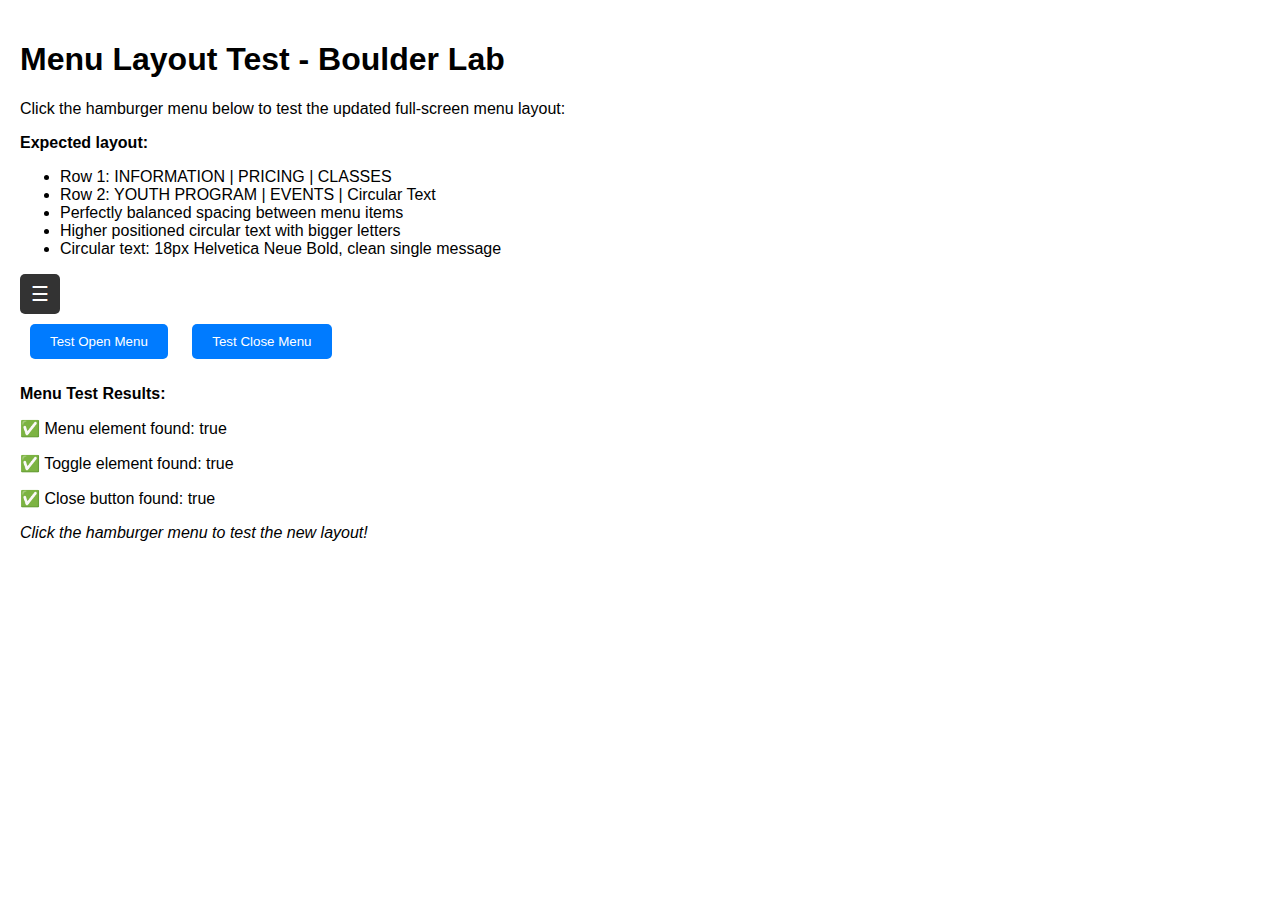
<file: test.html>
<!DOCTYPE html>
<html lang="en">
  <head>
    <meta charset="UTF-8" />
    <meta name="viewport" content="width=device-width, initial-scale=1.0" />
    <title>Menu Test - Boulder Lab</title>
    <style>
      body {
        font-family: Arial, sans-serif;
        margin: 0;
        padding: 20px;
      }
      .test-button {
        background: #007bff;
        color: white;
        border: none;
        padding: 10px 20px;
        border-radius: 5px;
        cursor: pointer;
        margin: 10px;
      }
      .hamburger {
        width: 40px;
        height: 40px;
        background: #333;
        cursor: pointer;
        display: flex;
        align-items: center;
        justify-content: center;
        color: white;
        font-size: 20px;
        border-radius: 5px;
      }
    </style>
  </head>
  <body>
    <h1>Menu Layout Test - Boulder Lab</h1>
    <p>
      Click the hamburger menu below to test the updated full-screen menu
      layout:
    </p>
    <p><strong>Expected layout:</strong></p>
    <ul>
      <li>Row 1: INFORMATION | PRICING | CLASSES</li>
      <li>Row 2: YOUTH PROGRAM | EVENTS | Circular Text</li>
      <li>Perfectly balanced spacing between menu items</li>
      <li>Higher positioned circular text with bigger letters</li>
      <li>Circular text: 18px Helvetica Neue Bold, clean single message</li>
    </ul>

    <!-- Simplified hamburger for testing -->
    <div class="hamburger menu-toggle">☰</div>

    <button class="test-button" onclick="testMenu()">Test Open Menu</button>
    <button class="test-button" onclick="testClose()">Test Close Menu</button>

    <div id="status"></div>

    <!-- Include the menu styles and functionality -->
    <link rel="stylesheet" href="menu.css" />

    <!-- Complete menu HTML for testing -->
    <div class="full-screen-menu" id="fullScreenMenu">
      <div class="menu-header">
        <div
          class="container menu-header-container"
          style="
            max-width: 1200px;
            margin: 0 auto;
            padding: 0 15px;
            display: flex;
            justify-content: space-between;
            align-items: center;
          "
        >
          <div class="menu-header-left">
            <h1 class="menu-boulder-lab-title">BOULDER LAB</h1>
          </div>
          <div class="menu-header-right">
            <button class="search-btn">
              <img
                src="Images/Search-black.png"
                alt="Search"
                class="search-icon-menu"
              />
              SEARCH
            </button>
            <button class="close-menu-btn" id="closeMenuBtn">X CLOSE</button>
          </div>
        </div>
      </div>

      <div
        class="container menu-content"
        style="max-width: 1200px; margin: 0 auto; padding: 40px 15px"
      >
        <div class="menu-links-grid">
          <!-- First Row: INFORMATION, PRICING, CLASSES -->
          <div class="menu-column">
            <h4>INFORMATION</h4>
            <ul>
              <li><a href="#">FAQs</a></li>
              <li><a href="#">Bookings +</a></li>
              <li><a href="#">Location</a></li>
              <li><a href="#">First time</a></li>
              <li><a href="#">My membership</a></li>
              <li><a href="#">Contact us</a></li>
              <li><a href="#">Coaching team</a></li>
              <li><a href="#">Jobs at BOULDERLAB</a></li>
            </ul>
          </div>

          <div class="menu-column">
            <h4>PRICING</h4>
            <ul>
              <li><a href="#memberships-section">Memberships</a></li>
              <li><a href="#">Entry pass</a></li>
              <li><a href="#">Gear store</a></li>
            </ul>
          </div>

          <div class="menu-column">
            <h4>CLASSES</h4>
            <ul>
              <li><a href="#">Bachelors of Bouldering</a></li>
              <li><a href="#">Master of Bouldering</a></li>
              <li><a href="#">Private coaching</a></li>
              <li><a href="#">Strength climbing +</a></li>
              <li><a href="#">Clinics +</a></li>
            </ul>
          </div>

          <!-- Second Row: YOUTH PROGRAM, EVENTS -->
          <div class="menu-column">
            <h4>YOUTH PROGRAM</h4>
            <ul>
              <li><a href="#">Overview</a></li>
              <li><a href="#">U12s</a></li>
              <li><a href="#">Youth squad</a></li>
              <li><a href="#">Junior elite</a></li>
            </ul>
          </div>

          <div class="menu-column">
            <h4>EVENTS</h4>
            <ul>
              <li><a href="#">Borad comp 2024</a></li>
              <li><a href="#">Gallery</a></li>
              <li><a href="#">Gift cards</a></li>
            </ul>
          </div>

          <!-- Circular Text SVG in third column of second row -->
          <div class="menu-circular-text">
            <svg
              xmlns="http://www.w3.org/2000/svg"
              xml:lang="en"
              xmlns:xlink="http://www.w3.org/1999/xlink"
              viewBox="0 0 500 500"
            >
              <title>Circular Text Path</title>
              <defs>
                <path
                  id="menuTextCircle"
                  d="M250,400
                           a150,150 0 0,1 0,-300a150,150 0 0,1 0,300Z"
                  transform="rotate(12,250,250)"
                />
              </defs>
              <!-- Background highlight circle (hidden by default, appears on hover) -->
              <circle cx="250" cy="250" r="150" class="highlight-circle" />
              <g class="textcircle">
                <text textLength="940">
                  <textPath
                    xlink:href="#menuTextCircle"
                    aria-label="HAVE GOT MORE QUESTIONS? CONTACT US!"
                    textLength="940"
                  >
                    HAVE GOT MORE QUESTIONS? CONTACT US!
                  </textPath>
                </text>
              </g>
              <!-- Centered EMAIL text -->
              <text x="250" y="250" class="center-text">EMAIL</text>
            </svg>
          </div>
        </div>
      </div>
    </div>

    <script src="menu.js"></script>

    <script>
      function testMenu() {
        const menu = document.getElementById("fullScreenMenu");
        menu.classList.add("active");
        document.getElementById("status").innerHTML =
          '<p style="color: green;">✅ Menu opened via JavaScript</p>';
      }

      function testClose() {
        const menu = document.getElementById("fullScreenMenu");
        menu.classList.remove("active");
        document.getElementById("status").innerHTML =
          '<p style="color: blue;">✅ Menu closed via JavaScript</p>';
      }

      // Test menu initialization
      document.addEventListener("DOMContentLoaded", () => {
        setTimeout(() => {
          const menu = document.getElementById("fullScreenMenu");
          const toggle = document.querySelector(".menu-toggle");
          const close = document.getElementById("closeMenuBtn");

          document.getElementById("status").innerHTML = `
                    <p><strong>Menu Test Results:</strong></p>
                    <p>✅ Menu element found: ${!!menu}</p>
                    <p>✅ Toggle element found: ${!!toggle}</p>
                    <p>✅ Close button found: ${!!close}</p>
                    <p><em>Click the hamburger menu to test the new layout!</em></p>
                `;
        }, 100);
      });
    </script>
  </body>
</html>
</file>
<file: style.css>
/* Global Styles */
body {
  font-family: -apple-system, BlinkMacSystemFont, "Segoe UI", Roboto, Helvetica,
    Arial, sans-serif, "Apple Color Emoji", "Segoe UI Emoji", "Segoe UI Symbol";
  margin: 0;
  background-color: #fff;
  color: #333;
  font-size: 16px; /* Base font size for rem units */
  line-height: 1.6;
}

/* Site Brand Bar */
.site-brand-bar {
  background-color: #fff;
  text-align: center;
  padding: 20px 0;
  border-bottom: 1px solid #eee;
}

.site-brand-title {
  font-family: "Fira Sans", sans-serif;
  font-size: 1.8rem;
  font-weight: 700;
  color: #000;
  margin: 0;
}

.container {
  width: 90%;
  max-width: 1200px;
  margin: 0 auto;
  padding: 0 15px;
}

img {
  max-width: 100%;
  height: auto;
  display: block;
}

a {
  text-decoration: none;
  color: inherit;
}

ul {
  list-style: none;
  padding: 0;
  margin: 0;
}

button {
  cursor: pointer;
  font-family: inherit;
}

h1,
h2,
h3,
h4,
h5 {
  margin-top: 0;
  line-height: 1.2;
}

/* Header Styles */
header {
  padding: 5px 0; /* Adjusted padding */
  border-bottom: 1px solid #d1d1d1;
  background-color: #fff;
}

.header-container {
  display: flex;
  justify-content: space-between;
  align-items: center;
}

.header-left-section {
  display: flex;
  align-items: center;
  margin-left: -25px; /* Pulls the group 10px to the left */
  /* No specific order needed here, it will be the first item in header-container by default */
}

.menu-toggle {
  background: none;
  border: none;
  padding: 10px;
  /* order: 1; */ /* Removed order, handled by parent flex */
  margin-right: 10px; /* Space between hamburger and logo */
  display: flex;
  align-items: center;
}

.hamburger-icon-img {
  max-height: 33px; /* User specified size, 1.3x bigger */
  width: auto;
}

.logo {
  /* order: 2; */ /* Removed order, handled by parent flex */
  line-height: 0;
}

.logo img {
  max-height: 45px; /* User specified size */
  width: auto;
  display: block; /* Ensure it behaves as a block */
}

/* Mobile Nav - hidden on desktop by default */
.mobile-nav {
  /* display: none; */ /* No longer needed here as it's not a direct child of header-container for ordering */
  /* order: 3; */ /* Removed */
  /* Styling for dropdown appearance is in the @media (max-width: 767px) block */
}

.mobile-nav.active {
  display: block; /* JS toggles this for mobile view */
}

/* Styles for the links within .mobile-nav, adapted from old header nav styles */
.mobile-nav ul {
  display: flex; /* Will be column in mobile view */
  gap: 20px;
  list-style: none;
  padding: 0;
  margin: 0;
}

.mobile-nav a {
  font-weight: 500;
  color: #555;
  padding: 5px 0;
  text-decoration: none;
}

.mobile-nav a:hover {
  color: #000;
  border-bottom: 2px solid #000;
}

.header-actions {
  display: flex;
  align-items: center;
  gap: 35px; /* Increased from 20px for consistency */
  /* order: 4; */ /* Removed order, this will naturally be pushed to the right */
}

.search-btn,
.cart-btn {
  background: none;
  border: none;
  display: flex;
  align-items: center;
  gap: 6px;
  padding: 0;
  color: #000;
  cursor: pointer;
}

.search-btn {
  font-family: "Helvetica Neue", Helvetica, Arial, sans-serif;
  font-size: 0.85rem;
  font-weight: normal;
  /* margin-right: 10px; */ /* Removed, parent .header-actions gap now handles spacing */
}

.search-icon-img {
  max-height: 24px; /* Adjusted size, 1.2x bigger */
  width: auto;
  transform: translateY(-2px);
}

.cart-icon-img {
  max-height: 24px; /* Increased to match text size */
  width: auto;
}

.cart-btn {
  display: flex;
  align-items: center;
  gap: 8px; /* Space between icon and count */
}

.cart-count {
  font-family: "Helvetica Neue", Helvetica, Arial, sans-serif;
  font-size: 15px; /* Changed to 15px as requested */
  color: #000;
  font-weight: normal;
  line-height: 1;
  display: inline-block; /* Ensure it's visible */
}

/* Cart Button States - Dynamic Icon Change When Items Present */
.cart-btn.cart-has-items {
  background: none; /* Remove background since the new icon has blue background */
  border-radius: 0; /* Remove border radius */
  padding: 0; /* Remove padding */
  transition: all 0.2s ease; /* Smooth transition */
  display: flex !important; /* Ensure flexbox layout is maintained */
  align-items: center !important; /* Ensure items stay aligned */
  gap: 8px !important; /* Maintain gap */
}

.cart-btn.cart-has-items .cart-icon-img {
  content: url("Images/Cart-item.png"); /* Use the specific cart-item.png */
  max-height: 24px; /* Match the increased size */
  width: auto;
}

.cart-count.cart-count-active {
  color: #ffffff !important; /* White text color since cart-item.png has blue background */
  font-weight: 500; /* Slightly bolder font weight */
  display: inline-block !important; /* Force visibility */
  font-size: 15px !important; /* Ensure font size is maintained */
  position: relative; /* Ensure it's positioned above any potential background issues */
  z-index: 10; /* Ensure it appears above the cart icon */
}

/* Breadcrumbs */
.breadcrumbs {
  padding: 3px 0; /* Reduced from 5px 0 to make section even smaller */
  background-color: #f9f9f9;
  border-bottom: 1px solid #eee;
  font-size: 0.9rem;
}

.breadcrumbs a {
  color: #555;
}

.breadcrumbs a:hover {
  text-decoration: underline;
}

.breadcrumb-separator {
  color: #83887c;
  margin: 0 8px;
  font-family: "Helvetica Neue", sans-serif;
  font-weight: 400;
  font-size: 14px;
}

.breadcrumb-current {
  color: #000;
  font-family: "Helvetica Neue", sans-serif;
  font-weight: 400;
  font-size: 14px;
}

/* Memberships Page Specific Styles */
.memberships-page {
  padding: 30px 0;
}

.memberships-page h1 {
  font-size: 2.5rem;
  margin-bottom: 20px;
  text-align: left;
}

/* == COMPLETELY REMOVE/COMMENT OUT ALL PREVIOUS FILTER STYLES (Original Pills, Complex Chips, first ON-style tabs, dynamic ON-style items) == */
/*
.filter-controls { ... old styles ... }
.filter-btn { ... old styles ... }
._chip_1rezf_59 { ... old styles ... }
.on-filter-nav { ... old styles ... }
.on-filter-item { ... old styles ... }
*/

/* == NEW ON RUNNING STYLE - DYNAMIC FILTER UI STYLES == */
.filter-controls {
  margin-bottom: 15px;
  margin-top: 35px; /* Added to create space above the filter bar */
}

.on-filters-navbar {
  display: flex;
  align-items: center;
  overflow-x: auto;
  white-space: nowrap;
  padding-bottom: 8px; /* For scrollbar or just spacing */
  gap: 8px; /* Initial gap, might be overridden by specific item margins */
  font-family: -apple-system, BlinkMacSystemFont, "Segoe UI", Roboto, Helvetica,
    Arial, sans-serif;
  -webkit-overflow-scrolling: touch;
  scrollbar-width: none; /* Firefox */
  -ms-overflow-style: none; /* IE and Edge */
}

.on-filters-navbar::-webkit-scrollbar {
  display: none; /* Chrome, Safari, Opera */
}

/* Container for chips if we need to group them separately from tabs */
.on-filters-chip-container {
  display: inline-flex; /* So it flows with text tabs */
  align-items: center;
  /* gap: 8px; */ /* Gap will be managed by chip margins for overlap */
  margin-right: 8px; /* Reduced from 16px to bring text tabs closer */
  position: relative; /* For positioning overlapping chips */
}

.on-filter-chip,
.on-filter-text-tab {
  display: inline-flex;
  align-items: center;
  justify-content: center;
  padding: 10px 20px; /* Reduced from 12px 20px */
  line-height: 1.4;
  cursor: pointer;
  background-color: transparent;
  border: 1px solid transparent;
  border-radius: 40px;
  transition: all 0.2s ease-in-out;
  font-family: "Helvetica Neue", Helvetica, Arial, sans-serif;
  font-weight: normal;
  text-decoration: none;
  font-size: 1rem; /* Reduced from 1.1rem */
}

/* Specific Chip Styles */
.on-filter-chip.is-initial-all-active,
.on-filter-chip.is-initial-all-active:focus {
  background-color: #ffffff;
  color: #000000;
  border: 1px solid #808080;
  padding: 10px 26px; /* Reduced from 12px 28px */
  outline: none;
}

.on-filter-chip.is-clearable,
.on-filter-chip.is-clearable:focus {
  background-color: #ffffff;
  color: #333333;
  border: 1px solid #d1d1d1;
  /* Vertical padding inherited from base .on-filter-chip (now 10px) */
  padding-left: 18px; /* Reduced from 20px */
  padding-right: 12px; /* Reduced from 14px */
  outline: none;
}

.on-filter-chip.is-clearable:hover {
  border-color: #a0a0a0;
}

.on-filter-chip .on-filter-clear-icon {
  margin-left: 14px; /* Increased from 12px */
  display: inline-flex;
  align-items: center;
  width: 1em;
  height: 1em;
  color: #808080; /* Default icon color for clearable chips */
}

/* Styles for the overlapping chips */
.on-filter-chip.is-secondary-all-chip {
  /* This is the "All X" chip that sits behind */
  position: absolute;
  left: 0;
  top: 0;
  z-index: 1; /* Behind the primary chip */
  /* Inherits .is-clearable styles for background, padding, icon etc. */
  /* Override border and text color for a lighter appearance */
  border-color: #e0e0e0; /* Lighter gray border */
  color: #555555; /* Slightly lighter text color */
  cursor: default; /* Make body of this chip non-interactive visually */
  /* Optionally, make it slightly more transparent or change border if needed */
  /* opacity: 0.8; */
}

/* Lighter icon color specifically for the secondary 'All X' chip */
.on-filter-chip.is-secondary-all-chip .on-filter-clear-icon {
  color: #aaaaaa; /* Lighter gray icon */
  cursor: pointer; /* Ensure the icon is interactive visually */
}

/* Ensure icon color for the primary active category chip is #808080 */
.on-filter-chip.is-primary-active-category-chip {
  /* This is the active category chip e.g. "Weekly X" that sits in front */
  position: relative; /* Stays in flow, but allows z-index */
  z-index: 2; /* In front of the secondary chip */
  margin-left: 10px; /* Adjusted for less overlap, revealing more of the chip behind */
  /* Inherits .is-clearable styles for border, icon etc. */
}

.on-filter-chip.is-initial-all-active .on-filter-clear-icon {
  display: none; /* No icon for the initial "All" active chip */
}

/* Specific Text Tab Styles */
.on-filter-text-tab {
  padding: 10px 12px; /* Reduced from 12px 14px */
  border-radius: 0;
  color: #808080; /* Default light gray for inactive tabs */
  margin: 0 2px; /* Reduced from 0 4px for less space between tabs */
}

.on-filter-text-tab.is-main-all-active {
  color: #000000;
  font-weight: normal; /* Changed from 500, to normal weight */
  border-bottom: 2px solid #000000;
  padding-bottom: calc(10px - 2px); /* Adjusted from calc(12px - 2px) */
}

.on-filter-text-tab:not(.is-main-all-active):hover {
  color: #333333;
}

.results-count {
  font-size: 0.9rem;
  color: #777;
  margin-bottom: 25px;
  text-align: right;
}

/* Product Grid */
.product-grid {
  display: grid;
  grid-template-columns: 1fr; /* Mobile: 1 column */
  gap: 30px;
}

/* Product Card */
.product-card {
  background-color: #fff;
  /* border: 1px solid #e0e0e0; */ /* Removed border */
  border-radius: 0; /* Changed from 8px to 0 for sharp edges */
  overflow: hidden;
  transition: box-shadow 0.3s ease;
  position: relative;
}

.product-card:hover {
  box-shadow: 0 5px 15px rgba(0, 0, 0, 0.1);
}

.product-image-container {
  /* overflow: hidden; */
  position: relative;
  /* aspect-ratio: 3 / 2; */ /* Removed aspect-ratio to let image define height */
}

.product-image {
  width: 100%;
  height: auto; /* Changed from 100% to auto for natural image height */
  object-fit: contain;
  transition: transform 0.3s ease;
}

.card-overlay {
  position: absolute;
  top: 0;
  left: 0;
  width: 100%;
  height: 100%;
  background-color: rgba(0, 0, 0, 0); /* Transparent by default */
  transition: background-color 0.3s ease;
  z-index: 1; /* Ensures overlay is above the image but below text if text is moved */
}

.product-info {
  padding: 20px;
  position: relative; /* To ensure it can be layered above overlay if needed */
  z-index: 2; /* Higher than overlay */
  background-color: #fff; /* Ensure it has a background on mobile */
  transition: color 0.3s ease; /* For text color transition on hover */
}

.product-category {
  display: inline-block;
  background-color: #f0f0f0; /* Light grey, adjust as needed */
  color: #555;
  padding: 3px 8px;
  border-radius: 4px;
  font-size: 0.8rem;
  font-weight: bold;
  text-transform: uppercase;
  margin-bottom: 10px;
}

.product-title {
  font-size: 1.4rem;
  margin-bottom: 8px;
  color: #333;
}

.product-description {
  font-size: 1rem;
  color: #666;
  margin-bottom: 15px;
  min-height: 40px; /* Ensure consistent height */
}

.product-price {
  font-size: 1.2rem;
  font-weight: bold;
  color: #000;
}

/* Footer Styles */
footer {
  background-color: #000; /* Figma: Black background */
  color: #fff; /* Figma: White text */
  font-family: "Helvetica Neue", Helvetica, Arial, sans-serif; /* Figma: Helvetica Neue */
  padding: 60px 0; /* Increased padding for more space overall, can adjust */
  margin-top: 0; /* No space above footer */
  font-size: 0.875rem; /* Base font size for footer text, approx 14px if root is 16px */
}

.footer-grid {
  display: grid;
  grid-template-columns: 1fr; /* Mobile: 1 column by default */
  gap: 40px; /* Increased gap between columns */
  align-items: start; /* Align items to the start of their grid cell */
}

.footer-column h4 {
  /* e.g., LOCATION, LEARN MORE */
  font-size: 0.8rem; /* Slightly smaller: approx 12.8px if root 16px. Was 0.875rem */
  color: #fff;
  margin-bottom: 25px; /* Space below main titles */
  text-transform: uppercase;
  font-weight: 500; /* Medium weight for titles */
  letter-spacing: 0.05em; /* Slight letter spacing for titles */
}

.footer-column h5 {
  /* e.g., Ferntree Gully */
  font-size: 1rem; /* Approx 16px, bolder and slightly larger */
  color: #fff;
  margin-bottom: 8px;
  font-weight: bold; /* Figma: Location names are bold */
}

.footer-column p {
  /* Base styling for paragraphs in footer columns */
  font-size: 0.9rem;
  color: #e0e0e0;
  line-height: 1.7;
  /* display: block; by default, but ensure no inline override */
}

.footer-column ul li a {
  font-size: 0.9rem;
  color: #e0e0e0;
  line-height: 1.7;
  text-decoration: none;
  display: inline-flex; /* Only for links with icons */
  align-items: center;
}

.footer-column ul li a .external-link-icon {
  margin-left: 0.3em; /* Space between text and icon */
  font-size: 0.9em; /* Slightly smaller icon */
  line-height: 1; /* Ensure it doesn't affect line height of link */
}

.footer-column ul li {
  margin-bottom: 12px; /* Increased space between list items */
}

.footer-column ul li a:hover {
  color: #fff;
  /* text-decoration: underline; */ /* Optional: Add underline on hover if desired */
}

.footer-column.location-info p {
  margin-bottom: 4px; /* Tighter spacing for address lines, hours etc. */
}

.locations-container {
  /* New rule for the wrapper */
  display: flex;
  flex-direction: column; /* Mobile-first: stack locations vertically */
  gap: 30px; /* Space between location blocks on mobile */
}

.footer-column .location {
  /* Wrapper for each location's details */
  /* margin-bottom: 30px; */ /* Removed, gap on parent now handles this */
}
.footer-column .location:last-child {
  margin-bottom: 0;
}

.footer-column:first-child {
  /* Targets location-info effectively */
  margin-top: 0; /* No double margin for the very first column */
}

/* Remove border from columns that might not need it based on visual grouping if any */
/* For now, all columns get a top border as per design structure */

/* Responsive Styles for Footer Grid */
@media (min-width: 768px) {
  .footer-grid {
    /* Define 3 columns for the row after location-info: learn-more | other-links | newsletter */
    grid-template-columns: 1fr 1fr 1.5fr; /* Adjust fr units as needed */
    gap: 45px; /* Increased gap for more space between columns */
  }
  .footer-column.location-info {
    grid-column: 1 / -1; /* Make location-info span full width */
  }
  /* .learn-more-column, .other-links-column, .newsletter will take the 3 columns */

  .footer-column.other-links-column {
    /* To align with the UL below "LEARN MORE" H4 */
    /* H4 font-size: 0.8rem, margin-bottom: 25px. */
    /* Approximate height of H4 (e.g., 0.8rem * 1.2 line-height = 0.96rem) + 25px margin */
    /* Let's assume base font 16px: 0.96rem = ~15px. So, 15px + 25px = 40px */
    /* The default padding-top for .footer-column is 25px. */
    /* So we need an additional ~15px. Or, set total padding-top to match H4 space. */
    padding-top: calc(
      25px + 0.8rem * 1.2 + 25px
    ); /* border-padding + h4_approx_height + h4_margin_bottom */
    /* This might be too much if the 25px from .footer-column already includes the border space */
    /* Simpler: padding-top of .footer-column is 25px. H4 margin-bottom is 25px. H4 height ~0.8rem */
    /* Target padding-top for other-links-column to be main_padding + H4_height + H4_margin-bottom */
  }

  .footer-column.other-links-column ul {
    margin-top: 0; /* Remove any default top margin on the ul itself */
  }

  .footer-column {
    margin-top: 0; /* Reset mobile margin-top for grid layout */
    /* padding-top and border-top are already set */
  }
  /* Individual .footer-column elements will still have their margin-top applied from the base style,
     but :first-child (.location-info) has margin-top: 0. 
     We need to ensure proper vertical spacing between the full-width rows and the final row.
     The existing margin-top on .learn-more, .quick-links, .newsletter should handle this.
  */

  .locations-container {
    /* Adjust for tablet and desktop */
    flex-direction: row; /* Horizontal layout for locations */
    justify-content: space-between; /* Distribute space between locations */
    gap: 20px; /* Adjust gap between horizontal location blocks */
  }
  .footer-column .location {
    /* flex-basis: 30%; */ /* Removing specific basis, let space-between and gap handle it */
    flex-grow: 1; /* Allow them to grow if space allows */
    flex-basis: 0; /* Distribute space more evenly */
  }
}

@media (min-width: 1024px) {
  .footer-grid {
    /* Refine 3-column proportions for desktop */
    grid-template-columns: 1.2fr 1.2fr 1.5fr; /* learn-more | other-links | newsletter */
    gap: 60px; /* Further increased gap for desktop */
  }
  .footer-column.location-info {
    grid-column: 1 / -1; /* Make location-info span full width */
  }
  .footer-column.other-links-column {
    /* Ensure padding is consistent or specifically set for desktop too if needed */
    /* The rule from 768px will apply, recalculate if base font changes significantly */
    padding-top: calc(25px + 0.8rem * 1.2 + 25px);
  }
  /* .learn-more-column, .other-links-column, .newsletter take the columns */

  .locations-container {
    gap: 30px; /* Slightly larger gap for desktop if needed */
  }
  .footer-column .location {
    /* Styles from 768px apply, can make more specific adjustments if needed */
  }
}

.newsletter {
  position: relative; /* For potential absolute positioning of button or borders */
}

.newsletter form {
  display: flex;
  border: 1px solid #bbb; /* Figma: Outer border for the whole box, light gray */
  /* gap: 8px; */ /* Removed gap for seamless join */
}

.newsletter .email-input-wrapper {
  position: relative; /* For positioning the label */
  flex-grow: 1; /* Allow wrapper to take space like input did */
  /* Ensure the wrapper itself stretches if needed, though flex row should handle this */
  align-self: stretch;
}

.newsletter input[type="email"] {
  width: 100%;
  height: 100%; /* Make input fill wrapper vertically */
  padding: 18px 15px 6px 15px;
  border: none;
  background-color: #000;
  color: #fff;
  font-size: 0.875rem;
  font-family: "Helvetica Neue", Helvetica, Arial, sans-serif;
  box-sizing: border-box; /* Include padding and border in the element's total width and height */
}

/* Remove old placeholder style */
/*
.newsletter input[type="email"]::placeholder {
  color: #aaa; 
  font-family: "Helvetica Neue", Helvetica, Arial, sans-serif;
  font-size: 10px; 
}
*/

.newsletter .email-field-label {
  position: absolute;
  top: 5px; /* Adjust as needed for vertical alignment */
  left: 15px; /* Match input's left padding */
  font-size: 10px;
  color: #aaa;
  pointer-events: none; /* So clicks pass through to the input */
  transition: all 0.2s ease-out; /* For potential future animations */
  font-family: "Helvetica Neue", Helvetica, Arial, sans-serif;
}

/* Optional: Style for when input has focus or value (A24 style) - can implement later if requested */
/*
.newsletter input[type="email"]:focus + .email-field-label,
.newsletter input[type="email"]:not(:placeholder-shown) + .email-field-label { 
  top: 2px; 
  font-size: 8px; 
  color: #777; 
}
*/

.newsletter button[type="submit"] {
  padding: 12px 20px;
  background-color: #fff; /* Figma: White background */
  color: #000; /* Figma: Black text */
  border: none;
  border-left: 1px solid #bbb;
  font-size: 0.875rem;
  font-weight: 500;
  cursor: pointer;
  text-transform: uppercase;
  letter-spacing: 0.05em;
  font-family: "Helvetica Neue", Helvetica, Arial, sans-serif;
  flex-shrink: 0;
  transition: background-color 0.2s ease-out, color 0.2s ease-out; /* Added color to transition */
}

.newsletter button[type="submit"]:hover {
  background-color: #111; /* Slight change on hover */
  color: #fff; /* Text becomes white on hover */
}

/* Horizontal lines - to be added precisely based on HTML structure */
.footer-column {
  padding-top: 25px; /* Increased padding for space above content, below line */
  margin-top: 25px; /* Space for the border to sit in */
  border-top: 1px solid #555; /* Figma: Horizontal lines for most columns */
}

.footer-column:first-child {
  /* Targets location-info effectively */
  margin-top: 0; /* No double margin for the very first column */
}

/* Responsive Styles for Footer Grid (example) */
@media (min-width: 768px) {
  .footer-grid {
    /* Example: 2fr 1fr 1fr 1.5fr for Location | Learn More | Quick Links | Newsletter */
    grid-template-columns: 2fr 1fr 1fr 1.5fr;
    gap: 30px; /* Adjust gap for tablet/desktop */
  }
  .footer-column:first-child {
    /* Reset any specific mobile styling if needed */
    margin-top: 0;
    padding-top: 20px; /* Standard padding */
    border-top: 1px solid #555; /* Standard border */
  }
  /* Add a specific class or ::before for the very top thick white line */
}

@media (min-width: 1024px) {
  .footer-grid {
    /* Example: 2.5fr 1fr 1fr 2fr */
    grid-template-columns: 2.5fr 1fr 1fr 2fr;
    gap: 40px;
  }
}

/* Responsive Styles */

/* Tablet Styles (approx 768px) */
@media (min-width: 768px) {
  .container {
    width: 90%;
  }

  /* Adjust .mobile-nav for DESKTOP view */
  .mobile-nav {
    display: flex !important; /* Show on desktop */
    flex-grow: 1; /* Allow it to take space between logo and actions */
    justify-content: flex-start; /* Align links to the start (left) */
    order: 2; /* Explicitly set order if needed, after header-left, before actions */
    margin-left: 30px; /* Add space after the logo section */
  }

  .mobile-nav ul {
    flex-direction: row; /* Links in a row */
    gap: 35px; /* Increased gap for desktop */
  }

  .mobile-nav a {
    font-family: "Helvetica Neue", Helvetica, Arial, sans-serif;
    font-weight: normal; /* Regular weight */
    font-size: 0.9rem; /* Consistent with previous desktop nav attempt */
    text-transform: uppercase;
    color: #333;
    padding: 5px 0; /* Keep vertical padding consistent */
    border-bottom: 2px solid transparent; /* For hover effect */
  }

  .mobile-nav a:hover {
    color: #000;
    border-bottom: 2px solid #000; /* Keep consistent hover */
  }

  .menu-toggle {
    display: flex; /* Ensure menu toggle remains visible as per screenshot */
  }

  /* Original rule to hide mobile-nav on desktop:
    .mobile-nav {
      display: none !important; 
    }
  */
  /* This is now handled by the rules above, specific to desktop */

  /* Ensure header-left-section and header-actions have appropriate order if needed */
  .header-left-section {
    order: 1;
  }
  .header-actions {
    order: 3;
  }

  .memberships-page h1 {
    font-size: 3rem;
  }

  .product-grid {
    grid-template-columns: repeat(2, 1fr); /* 2 columns for tablets */
  }

  .footer-grid {
    grid-template-columns: repeat(2, 1fr); /* 2 columns for footer */
  }
  .footer-column.newsletter {
    grid-column: span 2; /* Newsletter spans full width if an odd number */
    text-align: center; /* Center newsletter on tablet */
  }
  .newsletter input[type="email"] {
    width: 60%;
  }
  .newsletter button[type="submit"] {
    width: auto;
  }
}

/* Desktop Styles (approx 1024px and up) */
@media (min-width: 1024px) {
  .container {
    /* max-width: 1140px; /* Slightly wider container for desktop */
  }
  .product-grid {
    grid-template-columns: repeat(3, 1fr); /* 3 columns for desktop */
  }

  .footer-grid {
    grid-template-columns: repeat(4, 1fr); /* 4 columns for footer */
    gap: 20px;
  }
  .footer-column.newsletter {
    grid-column: auto; /* Reset span */
    text-align: left;
  }
  .newsletter input[type="email"] {
    width: calc(100% - 100px);
  }
}

/* Mobile Menu Specifics */
@media (max-width: 767px) {
  .container {
    width: 95%;
    padding: 0 10px;
  }

  .site-brand-bar {
    padding: 8px 0;
  }

  .site-brand-title {
    font-size: 1.2rem;
  }

  .ticker-wrapper {
    height: 35px;
    font-size: 10px;
  }

  .ticker span {
    padding: 0 1rem;
  }

  .pause-btn {
    font-size: 0.8rem;
    right: 0.5rem;
  }

  header {
    padding: 10px 0;
  }

  .header-container {
    padding: 0 10px;
  }

  .breadcrumbs {
    padding: 8px 0;
    font-size: 0.8rem;
  }

  .memberships-page {
    padding: 20px 0;
  }

  .memberships-page h1 {
    font-size: 2rem;
    margin-bottom: 20px;
    text-align: center;
  }

  .filter-controls {
    margin-bottom: 15px;
  }

  .on-filters-navbar {
    padding: 0 5px;
    gap: 8px;
  }

  .on-filter-chip,
  .on-filter-text-tab {
    font-size: 0.8rem;
    padding: 6px 12px;
    min-height: 32px;
  }

  .results-count {
    font-size: 0.9rem;
    margin-bottom: 15px;
    text-align: center;
  }

  .product-grid {
    grid-template-columns: 1fr;
    gap: 20px;
    padding: 0 10px;
  }

  .product-card {
    max-width: 100%;
    margin: 0 auto;
  }

  .product-info {
    padding: 15px !important;
    padding-left: 15px !important;
  }

  .product-info .title {
    font-size: 1.1rem;
    line-height: 1.3;
  }

  .product-info .description {
    font-size: 0.9rem;
    line-height: 1.4;
  }

  .product-info .price {
    font-size: 1rem;
  }

  footer {
    padding: 30px 0;
  }

  .footer-grid {
    grid-template-columns: 1fr;
    gap: 25px;
    text-align: center;
  }

  .footer-column {
    padding-top: 20px;
    border-top: 1px solid #e0e0e0;
  }

  .footer-column:first-child {
    border-top: none;
    padding-top: 0;
  }

  .footer-column h4,
  .footer-column h5 {
    font-size: 0.9rem;
    margin-bottom: 15px;
  }

  .footer-column p,
  .footer-column ul li a {
    font-size: 0.8rem;
    line-height: 1.4;
  }

  .locations-container {
    flex-direction: column;
    gap: 15px;
  }

  .newsletter {
    padding: 20px 0;
  }

  .newsletter form {
    flex-direction: column;
    gap: 15px;
  }

  .newsletter input[type="email"] {
    width: 100%;
    font-size: 1rem;
    padding: 12px;
  }

  .newsletter button[type="submit"] {
    width: 100%;
    padding: 12px;
    font-size: 1rem;
  }

  .header-container .mobile-nav {
    display: none;
    position: absolute;
    top: 100%;
    left: 0;
    right: 0;
    width: 100%;
    background-color: #fff;
    box-shadow: 0 2px 5px rgba(0, 0, 0, 0.1);
    padding: 15px 0;
    z-index: 1000;
    order: initial;
  }

  .header-container .mobile-nav.active {
    display: block;
  }

  .header-container .mobile-nav ul {
    flex-direction: column;
    align-items: center;
    gap: 0;
  }

  .header-container .mobile-nav ul li {
    width: 100%;
    text-align: center;
  }

  .header-container .mobile-nav ul li a {
    display: block;
    padding: 12px 15px;
    border-bottom: 1px solid #f0f0f0;
    font-size: 1rem;
    text-transform: uppercase;
    font-family: "Helvetica Neue", Helvetica, Arial, sans-serif;
    font-weight: normal;
    color: #333;
  }

  .header-container .mobile-nav ul li:last-child a {
    border-bottom: none;
  }

  .header-container .mobile-nav a:hover {
    background-color: #f9f9f9;
    color: #000;
    border-bottom-color: #f0f0f0;
  }

  .menu-toggle {
    display: flex;
    align-items: center;
    justify-content: center;
  }

  .header-actions {
    gap: 15px;
  }

  .header-actions .search-btn,
  .header-actions .cart-btn {
    font-size: 0.9rem;
    padding: 8px 12px;
  }

  .search-btn span,
  .cart-count {
    font-size: 0.75rem;
  }

  .logo img {
    max-height: 35px;
  }

  .hamburger-icon-img {
    max-height: 22px;
  }

  .search-icon-img,
  .cart-icon-img {
    max-height: 18px;
  }
}

/* Card Hover - an alternative using an overlay if desired */
.product-card:hover .product-image-container::after {
  background-color: rgba(0, 0, 0, 0.1); /* Soft dark overlay */
}

/* Desktop Hover Effects for Product Cards */
@media (min-width: 768px) and (hover: hover) {
  .product-card .product-info {
    /* By default, product info is visible over the image/overlay */
    /* We can make it partially transparent and opaque on hover if desired,
           or move it completely over the image. For now, let's assume it stays as is
           but text color might change for better legibility if the overlay darkens significantly. */
  }

  .product-card:hover .product-image {
    transform: scale(1.05);
  }

  .product-card:hover .card-overlay {
    background-color: rgba(0, 0, 0, 0.3); /* Subtle dark overlay on hover */
  }

  /* Optional: If you want text to become white for better contrast on dark overlay */
  .product-card:hover .product-info * {
    /* This is a bit aggressive, might need more specific selectors */
    /* color: #fff; */
  }
  .product-card:hover .product-info .product-title,
  .product-card:hover .product-info .product-description,
  .product-card:hover .product-info .product-price {
    /* Example: Make text white, if design calls for it */
    /* color: #fff; */
  }
  .product-card:hover .product-info .product-category {
    /* background-color: rgba(255,255,255,0.2); */
    /* color: #fff; */
  }
}

/* Scoped Product Info Styles (ON Running inspired) */
.product-card .product-info {
  display: flex;
  flex-direction: column;
  gap: 0.25rem; /* Reduced from 0.25rem for tighter spacing */
  padding: 20px; /* Keep existing padding or adjust as needed */
  padding-left: 0.75rem; /* Specific ON-style padding */
  font-size: clamp(0.875rem, 0.84rem + 0.13vw, 1rem); /* Responsive font size */
  position: relative;
  z-index: 2;
  background-color: #fff;
  transition: color 0.3s ease;
}

.product-card .product-info .label {
  font-family: "Menlo Light", Menlo, monospace;
  text-transform: uppercase;
  font-size: 0.75em; /* Relative to parent .product-info font-size */
  letter-spacing: 0.05em;
  color: #2b00ff;
  background-color: transparent; /* Overriding previous .product-category background */
  padding: 0; /* Overriding previous .product-category padding */
  margin-bottom: 0; /* Overriding previous .product-category margin */
  font-weight: normal; /* Overriding previous .product-category font-weight */
}

.product-card .product-info .title {
  font-family: "Helvetica Neue Medium", "Helvetica Neue", Helvetica, Arial,
    sans-serif;
  font-weight: bold; /* User updated */
  font-size: 1.2em; /* User updated */
  color: #333;
  margin-bottom: 0; /* Was 0.1em, set to 0 for consistent gap */
}

.product-card .product-info .description {
  font-size: 1em; /* Increased from 0.9em for better readability */
  color: #666;
  min-height: auto; /* Override previous min-height if not desired */
  margin-bottom: 0.25em; /* Was 0.25em, set to 0 for consistent gap */
}

.product-card .product-info .price {
  font-size: 1.05em; /* Increased from 0.95em for better readability */
  font-weight: 500; /* Lighter than bold title */
  color: #000;
  font-family: "Helvetica Neue", Helvetica, Arial, sans-serif; /* Applying Helvetica Neue */
}

/* Ticker Banner Styles */
.ticker-wrapper {
  display: flex; /* Changed from flex to new styles */
  align-items: center;
  background-color: white;
  overflow: hidden;
  border-bottom: 1px solid #ccc;
  height: 40px;
  position: relative; /* Changed from sticky */
  font-family: "Menlo", monospace;
  text-transform: uppercase;
  letter-spacing: 1px;
  font-size: 12px;
  --ticker-animation-duration: 100s; /* Increased from 60s to make it slower */
}

.ticker {
  display: inline-block;
  white-space: nowrap; /* Added */
  animation: scroll-left var(--ticker-animation-duration, 30s) linear infinite; /* Keep variable with fallback */
  padding-left: 100%;
}

.ticker span {
  padding: 0 1.5rem;
  display: inline-block; /* Added */
  color: black;
}

.pause-btn {
  position: absolute;
  right: 1rem;
  background: none;
  border: none;
  font-size: 1rem;
  cursor: pointer;
  padding: 0;
  color: black;
}

@keyframes scroll-left {
  0% {
    transform: translateX(0%);
  }
  100% {
    transform: translateX(-100%);
  }
}

/* Styles for the overlapping chips */
.on-filter-chip.is-secondary-all-chip {
  /* This is the "All X" chip that sits behind */
  position: absolute;
  left: 0;
  top: 0;
  z-index: 1; /* Behind the primary chip */
  /* Inherits .is-clearable styles for background, padding, icon etc. */
  /* Override border and text color for a lighter appearance */
  border-color: #e0e0e0; /* Lighter gray border */
  color: #555555; /* Slightly lighter text color */
  cursor: default; /* Make body of this chip non-interactive visually */
  /* Optionally, make it slightly more transparent or change border if needed */
  /* opacity: 0.8; */
}

.on-filter-chip.is-primary-active-category-chip {
  /* This is the active category chip e.g. "Weekly X" that sits in front */
  position: relative; /* Stays in flow, but allows z-index */
  z-index: 2; /* In front of the secondary chip */
  margin-left: 10px; /* Adjusted for less overlap, revealing more of the chip behind */
  /* Inherits .is-clearable styles for border, icon etc. */
}

/* Show desktop nav on larger screens */
/* @media (min-width: 768px) { ... } */

/* Product card link styling */
.product-card-link {
  text-decoration: none;
  color: inherit;
  display: block;
  transition: transform 0.2s ease-in-out;
}

.product-card-link:hover {
  transform: translateY(-2px); /* Slight lift effect on hover */
}

.product-card-link:hover .product-card {
  /* Enhance the existing card hover effect when the link is hovered */
  transform: none; /* Remove any conflicting transforms */
}

@media (max-width: 480px) {
  .container {
    width: 100%;
    padding: 0 5px;
  }

  .site-brand-title {
    font-size: 1rem;
  }

  .ticker-wrapper {
    height: 30px;
    font-size: 9px;
  }

  .ticker span {
    padding: 0 0.8rem;
  }

  .pause-btn {
    font-size: 0.7rem;
    right: 0.3rem;
  }

  .header-container {
    padding: 0 5px;
  }

  .memberships-page h1 {
    font-size: 1.8rem;
    margin-bottom: 15px;
  }

  .on-filter-chip,
  .on-filter-text-tab {
    font-size: 0.75rem;
    padding: 5px 10px;
    min-height: 28px;
  }

  .product-grid {
    gap: 15px;
    padding: 0 5px;
  }

  .product-info {
    padding: 12px !important;
    padding-left: 12px !important;
  }

  .product-info .title {
    font-size: 1rem;
  }

  .product-info .description {
    font-size: 0.85rem;
  }

  .product-info .price {
    font-size: 0.95rem;
  }

  .footer-grid {
    gap: 20px;
  }

  .footer-column {
    padding-top: 15px;
  }

  .footer-column h4,
  .footer-column h5 {
    font-size: 0.85rem;
    margin-bottom: 12px;
  }

  .footer-column p,
  .footer-column ul li a {
    font-size: 0.75rem;
  }

  .newsletter input[type="email"],
  .newsletter button[type="submit"] {
    padding: 10px;
    font-size: 0.9rem;
  }

  .header-actions {
    gap: 10px;
  }

  .header-actions .search-btn,
  .header-actions .cart-btn {
    font-size: 0.8rem;
    padding: 6px 10px;
  }

  .search-btn span,
  .cart-count {
    font-size: 0.7rem;
  }

  .logo img {
    max-height: 30px;
  }

  .hamburger-icon-img {
    max-height: 20px;
  }

  .search-icon-img,
  .cart-icon-img {
    max-height: 16px;
  }
}
</file>
<file: menu.css>
/* Full-screen Menu Styles */
.full-screen-menu {
  position: fixed;
  top: 0;
  left: 0;
  width: 100%;
  height: 100%;
  background-color: #000; /* Black background as per design */
  color: #fff;
  z-index: 10000; /* High z-index to cover everything */
  overflow-y: auto; /* Enable scrolling if content overflows */
  display: none; /* Hidden by default */
  opacity: 0; /* For fade-in animation */
  transition: opacity 0.3s ease-in-out;
  visibility: hidden; /* Add visibility for smoother animation */
}

.full-screen-menu.active {
  display: block; /* Show when active */
  opacity: 1; /* Fade in */
  visibility: visible; /* Make visible */
}

.menu-header {
  padding: 20px 0;
  border-bottom: 1px solid #333; /* Subtle separator line */
}

.menu-header-container {
  display: flex;
  justify-content: space-between;
  align-items: center;
}

.menu-header-left {
  display: flex;
  align-items: center;
}

/* Main BOULDER LAB title styling - font size 100, Fira Sans Medium */
.menu-boulder-lab-title {
  font-family: "Fira Sans", sans-serif;
  font-size: 100px;
  font-weight: 500; /* Medium weight */
  color: #fff;
  margin: 0;
  line-height: 1;
  text-transform: uppercase;
  letter-spacing: -2px; /* Slightly tighter spacing for large text */
}

.menu-header-right {
  display: flex;
  align-items: center;
  gap: 20px;
}

.menu-header-right .search-btn,
.menu-header-right .close-menu-btn {
  background: none;
  border: none;
  color: #fff; /* White text for buttons */
  font-family: "Helvetica Neue", Helvetica, Arial, sans-serif;
  font-size: 0.9rem; /* Adjust font size */
  font-weight: normal;
  text-transform: uppercase;
  cursor: pointer;
  padding: 5px 10px; /* Add some padding */
  transition: color 0.2s ease-in-out;
  display: flex; /* Add flex for icon alignment */
  align-items: center; /* Center align icon and text */
  gap: 8px; /* Space between icon and text */
}

.menu-header-right .search-btn:hover,
.menu-header-right .close-menu-btn:hover {
  color: #bbb; /* Slightly lighter on hover */
}

/* Style for the search icon in menu */
.search-icon-menu {
  width: 16px; /* Adjust size as needed */
  height: 16px; /* Keep aspect ratio */
  filter: invert(1); /* Make the black icon white to match the text */
}

.menu-content {
  padding: 40px 0;
}

.menu-links-grid {
  display: grid;
  grid-template-columns: repeat(3, 1fr); /* Fixed 3 columns for proper layout */
  grid-template-rows: auto auto; /* Two rows */
  gap: 40px; /* Gap between columns */
  max-width: 1200px;
  margin: 0 auto;
}

/* Specific grid positioning to match Figma layout */
.menu-column:nth-child(1) {
  /* INFORMATION */
  grid-column: 1;
  grid-row: 1;
}

.menu-column:nth-child(2) {
  /* PRICING */
  grid-column: 2;
  grid-row: 1;
}

.menu-column:nth-child(3) {
  /* CLASSES */
  grid-column: 3;
  grid-row: 1;
}

.menu-column:nth-child(4) {
  /* YOUTH PROGRAM */
  grid-column: 1;
  grid-row: 2;
}

.menu-column:nth-child(5) {
  /* EVENTS */
  grid-column: 2;
  grid-row: 2;
}

/* Section headers (INFORMATION, PRICING, etc.) - font size 10, Helvetica Neue Medium */
.menu-column h4 {
  font-family: "Helvetica Neue", Helvetica, Arial, sans-serif;
  font-size: 10px; /* As requested */
  font-weight: 500; /* Medium weight */
  color: #fff; /* White color */
  margin-bottom: 15px;
  text-transform: uppercase;
  letter-spacing: 0.1em; /* Slightly more spacing for small text */
  border-bottom: 1px solid #333; /* Separator line below heading */
  padding-bottom: 10px; /* Space below heading and line */
}

.menu-column ul {
  list-style: none;
  padding: 0;
  margin: 0;
}

.menu-column ul li {
  margin-bottom: 2px; /* Tiny bit more space between menu items */
}

/* Individual menu items - font size 25, Helvetica Neue Medium */
.menu-column ul li a {
  font-family: "Helvetica Neue", Helvetica, Arial, sans-serif;
  font-size: 25px; /* As requested */
  font-weight: 500; /* Medium weight */
  color: #fff; /* White link color */
  text-decoration: none;
  padding: 3px 0; /* Slightly increased from 2px to 3px for better balance */
  display: inline-block; /* Needed for hover background/padding */
  transition: color 0.2s ease-in-out, background-color 0.2s ease-in-out;
  line-height: 1.1; /* Added tight line-height for closer text spacing */
}

/* Menu Link Hover Styles */
.menu-column ul li a:hover {
  color: #2b00ff; /* Text color */
  background-color: #b0faff; /* Highlight background */
  font-weight: 500; /* Keep Medium weight */
  padding: 3px 10px; /* Updated to match the adjusted base padding */
  margin-left: -10px; /* Shift left slightly to align background */
}

.menu-circular-text {
  display: flex;
  justify-content: center;
  align-items: flex-start; /* Changed from center to flex-start to align with top */
  grid-column: 3; /* Position in the third column of second row */
  grid-row: 2;
  padding-top: 0px; /* Keep at 0, but now aligned to top */
  cursor: pointer; /* Add cursor pointer for hover effect */
  transition: transform 0.3s ease-in-out; /* Smooth hover transition */
}

.menu-circular-text:hover {
  transform: scale(1.05); /* Slightly scale up on hover */
}

.menu-circular-text svg {
  width: 300px; /* Increased from 200px to 300px for bigger circle */
  height: auto;
}

.menu-circular-text text {
  fill: #fff; /* White text color */
  font-family: "Helvetica Neue", Helvetica, Arial, sans-serif; /* Helvetica Neue font */
  font-size: 18px; /* Increased from 14px to 18px for bigger letters */
  font-weight: bold; /* Changed from 500 to bold as requested */
  text-transform: uppercase;
  font-variant-ligatures: none;
  letter-spacing: 8px; /* Increased from 3px to 8px for more space between words */
  animation: rotate 100s linear infinite; /* Animation duration 90-100s */
  transform-origin: 250px 250px; /* Center of SVG viewBox */
  transition: fill 0.3s ease-in-out; /* Smooth color transition */
}

.menu-circular-text:hover text {
  fill: #b0faff; /* Change to blue on hover */
}

/* Center EMAIL text styling */
.menu-circular-text .center-text {
  fill: #fff; /* White text color */
  font-family: "Helvetica Neue", Helvetica, Arial, sans-serif;
  font-size: 32px; /* Increased from 24px to 32px for bigger text */
  font-weight: bold;
  font-style: italic; /* Added italic styling */
  text-transform: uppercase;
  text-anchor: middle; /* Center the text horizontally */
  dominant-baseline: central; /* Center the text vertically */
  letter-spacing: 2px;
  animation: none; /* No rotation for center text */
  transition: fill 0.3s ease-in-out;
}

.menu-circular-text:hover .center-text {
  fill: #b0faff; /* Light blue on hover to contrast with the blue circle text */
}

/* Circular highlight background that appears on hover */
.menu-circular-text .highlight-circle {
  fill: #2b00ff; /* Light blue color */
  opacity: 0; /* Hidden by default */
  transition: opacity 0.3s ease-in-out; /* Smooth fade in/out */
}

.menu-circular-text:hover .highlight-circle {
  opacity: 0.3; /* Low opacity light blue highlight on hover */
}

@keyframes rotate {
  to {
    transform: rotate(360deg);
  }
}

/* Responsive adjustments for menu grid and circular text */
@media (min-width: 768px) {
  .menu-links-grid {
    grid-template-columns: repeat(3, 1fr); /* Keep 3 columns on tablet */
  }
  .menu-circular-text {
    grid-column: 3; /* Stay in third column */
    grid-row: 2;
  }
}

@media (min-width: 1024px) {
  .menu-links-grid {
    grid-template-columns: repeat(3, 1fr); /* Keep 3 columns on desktop */
  }
  .menu-circular-text {
    grid-column: 3; /* Stay in third column */
    grid-row: 2;
  }
}

/* Responsive adjustments for the main title */
@media (max-width: 768px) {
  .menu-boulder-lab-title {
    font-size: 60px;
  }

  .menu-content {
    padding: 30px 15px;
  }

  .menu-links-grid {
    grid-template-columns: 1fr;
    grid-template-rows: auto;
    gap: 30px;
  }

  .menu-column:nth-child(1),
  .menu-column:nth-child(2),
  .menu-column:nth-child(3),
  .menu-column:nth-child(4),
  .menu-column:nth-child(5) {
    grid-column: 1;
    grid-row: auto;
  }

  .menu-column h4 {
    font-size: 12px;
    margin-bottom: 12px;
    padding-bottom: 8px;
  }

  .menu-column ul li {
    margin-bottom: 3px;
  }

  .menu-column ul li a {
    font-size: 22px;
    padding: 4px 0;
    line-height: 1.2;
  }

  .menu-column ul li a:hover {
    padding: 4px 10px;
  }

  .menu-circular-text {
    grid-column: 1;
    grid-row: auto;
    padding-top: 20px;
    justify-content: center;
  }

  .menu-circular-text svg {
    width: 250px;
  }

  .menu-circular-text text {
    font-size: 16px;
    letter-spacing: 6px;
  }

  .menu-header {
    padding: 15px 0;
  }

  .menu-header-container {
    padding: 0 15px;
  }

  .menu-header-right {
    gap: 15px;
  }

  .menu-header-right .search-btn,
  .menu-header-right .close-menu-btn {
    font-size: 0.8rem;
    padding: 4px 8px;
  }
}

@media (max-width: 480px) {
  .menu-boulder-lab-title {
    font-size: 40px;
  }

  .menu-content {
    padding: 20px 10px;
  }

  .menu-links-grid {
    gap: 25px;
  }

  .menu-column h4 {
    font-size: 10px;
    margin-bottom: 10px;
    padding-bottom: 6px;
  }

  .menu-column ul li a {
    font-size: 20px;
    padding: 3px 0;
  }

  .menu-column ul li a:hover {
    padding: 3px 8px;
  }

  .menu-circular-text {
    padding-top: 15px;
  }

  .menu-circular-text svg {
    width: 200px;
  }

  .menu-circular-text text {
    font-size: 14px;
    letter-spacing: 5px;
  }

  .menu-header {
    padding: 10px 0;
  }

  .menu-header-container {
    padding: 0 10px;
  }

  .menu-header-right {
    gap: 10px;
  }

  .menu-header-right .search-btn,
  .menu-header-right .close-menu-btn {
    font-size: 0.75rem;
    padding: 3px 6px;
  }
}
</file>
<file: months.css>
/* Modified Product CSS for 6 Month and 12 Month pages - moves most elements down 30px */

/* Breadcrumbs */
.breadcrumbs {
  padding: 3px 0;
  background-color: #f9f9f9;
  border-bottom: 1px solid #eee;
  font-size: 0.9rem;
}

.breadcrumbs a {
  color: #555;
}

.breadcrumbs a:hover {
  text-decoration: underline;
}

.breadcrumb-separator {
  color: #83887c;
  margin: 0 8px;
  font-family: "Helvetica Neue", sans-serif;
  font-weight: 400;
  font-size: 14px;
}

.breadcrumb-current {
  color: #000;
  font-family: "Helvetica Neue", sans-serif;
  font-weight: 400;
  font-size: 14px;
}

.product-page {
  padding: 40px 0;
}

.product-layout {
  display: grid;
  grid-template-columns: 1fr 1fr;
  gap: 80px;
  align-items: start;
  max-width: 1200px;
  margin: 0 auto;
}

/* Left Column: Product Info */
.product-info-column {
  max-width: 500px;
  padding-right: 20px;
  margin-top: 170px;
}

/* Available in all locations - moved down 30px */
.product-availability {
  font-family: "Helvetica Neue", sans-serif;
  font-weight: bold;
  width: 88.5px;
  height: 15.75px;
  font-size: 8px;
  color: #787878;
  text-transform: uppercase;
  margin-bottom: 25px;
  letter-spacing: 0.5px;
}

.product-title {
  font-family: "Helvetica Neue", sans-serif;
  font-weight: bold;
  font-size: 75px;
  color: #000;
  line-height: 1;
  margin: 0 0 20px 0;
  letter-spacing: -1px;
}

.pricing-section {
  margin-bottom: 50px;
  position: relative;
  height: 60px;
  width: 100%;
}

.main-price {
  font-family: "Helvetica Neue", sans-serif;
  font-weight: 400;
  font-size: 35px;
  line-height: 30px;
  letter-spacing: 0.14px;
  color: #000;
  margin: 0;
  position: absolute;
  left: 0;
  top: 3px;
}

.comparison-price {
  font-family: "Helvetica Neue", sans-serif;
  font-weight: 400;
  font-size: 20px;
  color: #83887c;
  margin: 0;
  position: absolute;
  left: 185px;
  top: 6px;
}

.price-separator {
  display: none;
}

.savings-text {
  font-family: "Helvetica Neue", sans-serif;
  font-weight: 300;
  font-size: 12px;
  line-height: 12px;
  letter-spacing: -0.14px;
  color: #83887c;
  width: 150px;
  height: 20px;
  text-align: center;
  padding: 3px 3px;
  margin: 0;
  position: absolute;
  left: 295px;
  top: 5px;
  border-left: 0.75px solid #83887c;
  display: flex;
  align-items: center;
  justify-content: center;
}

.action-buttons {
  position: static;
  display: block;
  margin: 0;
}

.more-details-btn {
  display: none;
}

.more-details-btn:hover {
  background: #000;
  color: #fff;
}

/* Positioned MORE DETAILS buttons - hidden */
.positioned-more-details,
.positioned-more-details-left {
  display: none;
}

/* Right Column: Image and Circular Text - NOT MOVED */
.product-visual-column {
  display: flex;
  flex-direction: column;
  align-items: center;
  gap: 20px;
  padding-left: 20px;
}

.product-image-container {
  max-width: 375px;
  height: 483px;
  position: relative;
  margin-left: 0;
  margin-right: auto;
  overflow: hidden;
}

.product-main-image {
  width: 100%;
  height: 100%;
  object-fit: cover;
  object-position: center;
  border-radius: 10px;
}

/* Product Options - restored to normal positioning */
.product-options {
  display: flex;
  align-items: flex-start;
  gap: 43px;
  margin-bottom: 25px;
  flex-wrap: nowrap;
  width: 100%;
  margin-top: 20px;
}

.option-group {
  margin-bottom: 0;
  display: flex;
  flex-direction: column;
  width: 280px;
  height: 100px;
  border-top: 0.75px solid #000000;
  border-bottom: 1px solid #a8a8a8;
  border-left: none;
  border-right: none;
  position: relative;
  box-sizing: border-box;
  flex-shrink: 0;
}

.option-label {
  font-family: "Helvetica Neue", sans-serif;
  font-weight: 700;
  font-size: 8.37px;
  color: #000;
  text-transform: uppercase;
  position: absolute;
  top: 3px;
  left: 0;
  margin: 0;
  letter-spacing: 0.5px;
}

.option-values {
  display: flex;
  gap: 10px;
  position: absolute;
  top: 28px;
  left: 0;
}

.option-value {
  font-family: "Helvetica Neue", sans-serif;
  font-weight: bold;
  font-size: 23px;
  line-height: 22.3px;
  letter-spacing: -0.56px;
  cursor: pointer;
  padding: 5px 10px;
}

.option-value.active {
  color: #000;
}

.option-value.inactive {
  color: #8a8a8a;
}

.location-dropdown {
  position: relative;
  width: 100%;
}

.location-selected {
  font-family: "Helvetica Neue", sans-serif;
  font-weight: bold;
  font-size: 19px;
  line-height: 22.3px;
  letter-spacing: -0.56px;
  color: #000;
  display: flex;
  align-items: center;
  gap: 10px;
  cursor: pointer;
  position: absolute;
  top: 28px;
  left: 0;
  width: 280px;
  background: #fff;
  border: none;
  padding: 5px 0px;
}

.location-arrow {
  width: 12px;
  height: auto;
  filter: invert(0);
  transition: transform 0.3s ease;
}

.location-arrow.rotated {
  transform: rotate(180deg);
}

.location-options {
  position: absolute;
  top: 100px;
  left: 0;
  width: 280px;
  background: #f5f5f5;
  border: 1px thin #000;
  max-height: 0;
  overflow: hidden;
  transition: max-height 0.3s ease;
  z-index: 10;
}

.location-options.open {
  max-height: 150px;
}

.location-option {
  font-family: "Helvetica Neue", sans-serif;
  font-weight: 400;
  font-size: 14px;
  line-height: 22.3px;
  letter-spacing: -0.56px;
  color: #a8a8a8;
  padding: 10px 150px 10px 16px;
  cursor: pointer;
  transition: color 0.2s ease;
  border-bottom: 0.8px solid #8a8a8a;
}

.location-option:last-child {
  border-bottom: none;
}

.location-option:hover {
  color: #000;
}

.quantity-controls {
  display: flex;
  align-items: center;
  position: absolute;
  top: 28px;
  left: 0;
}

.quantity-btn {
  background: none;
  border: none;
  cursor: pointer;
  display: flex;
  align-items: center;
  justify-content: center;
  padding: 0;
}

.quantity-icon {
  width: 15px;
  height: 15px;
}

.minus-btn {
  margin-right: 23px;
}

.plus-btn {
  margin-left: 23px;
}

.quantity-box {
  width: 40px;
  height: 40px;
  border: 1px solid #000;
  display: flex;
  align-items: center;
  justify-content: center;
  background: #fff;
}

.quantity-value {
  font-family: "Helvetica Neue", sans-serif;
  font-weight: bold;
  font-size: 19px;
  line-height: 22.3px;
  letter-spacing: -0.56px;
  color: #000;
}

.add-to-cart-btn {
  font-family: "Helvetica Neue", sans-serif;
  font-weight: 700;
  font-size: 19px;
  line-height: 22.3px;
  color: #000;
  background: transparent;
  border: 0.75px solid #000;
  box-sizing: border-box;
  width: 252px;
  height: 100px;
  padding: 37.28px 17.25px;
  text-transform: uppercase;
  cursor: pointer;
  border-radius: 0;
  margin-bottom: 0;
  margin-left: 0;
  margin-top: 2px;
  transition: background 0.2s ease, color 0.2s ease;
  display: flex;
  align-items: center;
  justify-content: center;
  gap: 0;
  flex-shrink: 0;
}

.add-to-cart-btn:hover {
  background: #000;
  color: #fff;
}

/* Product Details - same as original */
.product-details {
  display: grid;
  grid-template-columns: 1fr 1fr;
  gap: 43px;
  margin-bottom: 80px;
}

.descriptions-section {
  border-top: 0.75px solid #000000;
  padding-top: 5px;
  width: 280px;
  position: relative;
  top: 50px;
}

.benefits-section {
  border-top: 0.75px solid #000000;
  padding-top: 5px;
  width: 605px;
  position: relative;
  top: 50px;
}

.section-title {
  font-family: "Helvetica Neue", sans-serif;
  font-weight: 700;
  font-size: 8.37px;
  color: #000;
  text-transform: uppercase;
  margin-bottom: 15px;
  letter-spacing: 0.5px;
}

.description-text {
  font-family: "Helvetica Neue", sans-serif;
  font-weight: 400;
  font-size: 15px;
  line-height: 20px;
  letter-spacing: -0.14px;
  color: #000;
  margin-bottom: 10px;
}

.description-text.cancellation {
  color: #2b00ff;
}

.benefits-list {
  list-style: none;
  padding: 0;
  margin: 0;
}

.benefits-list li {
  font-family: "Helvetica Neue", sans-serif;
  font-weight: 400;
  font-size: 15px;
  line-height: 20px;
  letter-spacing: -0.14px;
  color: #000;
  margin-bottom: 8px;
  padding-left: 15px;
  position: relative;
  text-align: left;
  display: flex;
  align-items: flex-start;
}

.benefits-list li::before {
  content: "•";
  position: absolute;
  left: 0;
  top: 0;
  color: #000;
  font-family: "Helvetica Neue", sans-serif;
  font-size: 15px;
  line-height: 20px;
  display: flex;
  align-items: center;
  height: 20px;
}

/* Product Circular Text Animation - NOT MOVED */
.product-circular-text {
  position: absolute;
  left: 1075px;
  top: 1050px;
  display: flex;
  justify-content: flex-start;
  align-items: center;
}

.product-circular-text svg {
  width: 280px;
  height: auto;
}

.product-circular-text text {
  fill: #000;
  font-family: "Helvetica Neue", Helvetica, Arial, sans-serif;
  font-size: 20px;
  font-weight: bold;
  text-transform: uppercase;
  font-variant-ligatures: none;
  letter-spacing: 8px;
  animation: rotate 100s linear infinite;
  transform-origin: 250px 250px;
}

.product-circular-text .product-center-text {
  fill: #000;
  font-family: "Helvetica Neue", Helvetica, Arial, sans-serif;
  font-size: 32px;
  font-weight: bold;
  font-style: italic;
  text-transform: uppercase;
  text-anchor: middle;
  dominant-baseline: central;
  letter-spacing: 2px;
  animation: none;
}

@keyframes rotate {
  to {
    transform: rotate(360deg);
  }
}

@media (max-width: 768px) {
  .container {
    width: 95%;
    padding: 0 10px;
  }

  .breadcrumbs {
    padding: 8px 0;
    font-size: 0.8rem;
  }

  .product-page {
    padding: 20px 0;
  }

  .product-layout {
    grid-template-columns: 1fr;
    gap: 25px;
    padding: 0 10px;
  }

  .product-info-column {
    order: 2;
  }

  .product-visual-column {
    order: 1;
  }

  .product-availability {
    font-size: 7px;
    margin-bottom: 8px;
  }

  .product-title {
    font-size: 45px;
    line-height: 1.1;
    margin-bottom: 15px;
    text-align: center;
  }

  .pricing-section {
    text-align: center;
    margin-bottom: 20px;
  }

  .main-price {
    font-size: 32px;
    line-height: 1.2;
  }

  .comparison-price {
    font-size: 20px;
  }

  .savings-text {
    font-size: 7px;
    margin-top: 8px;
  }

  .action-buttons {
    justify-content: center;
    margin-bottom: 20px;
  }

  .more-details-btn {
    font-size: 7px;
    padding: 8px 12px;
  }

  .positioned-more-details,
  .positioned-more-details-left {
    position: static;
    margin: 10px 0;
  }

  .product-image-container {
    margin-bottom: 20px;
  }

  .product-main-image {
    width: 100%;
    height: auto;
    max-width: 400px;
    margin: 0 auto;
    display: block;
  }

  .product-options {
    padding: 20px 15px;
    margin-bottom: 20px;
  }

  .option-group {
    margin-bottom: 20px;
  }

  .option-label {
    font-size: 7px;
    margin-bottom: 8px;
    text-align: center;
  }

  .option-values {
    justify-content: center;
    flex-wrap: wrap;
    gap: 8px;
  }

  .option-value {
    font-size: 18px;
    padding: 8px 12px;
    min-width: auto;
  }

  .location-dropdown {
    max-width: 250px;
    margin: 0 auto;
  }

  .location-selected {
    font-size: 18px;
    padding: 10px 15px;
  }

  .location-option {
    font-size: 16px;
    padding: 8px 15px;
  }

  .quantity-controls {
    justify-content: center;
    margin: 20px 0;
  }

  .quantity-btn {
    width: 35px;
    height: 35px;
    font-size: 16px;
  }

  .quantity-box {
    width: 60px;
    height: 35px;
  }

  .quantity-value {
    font-size: 16px;
  }

  .add-to-cart-btn {
    width: 100%;
    max-width: 300px;
    height: 60px;
    font-size: 16px;
    padding: 15px 20px;
    margin: 20px auto;
    display: block;
  }

  .product-details {
    grid-template-columns: 1fr;
    gap: 25px;
    margin-bottom: 40px;
    padding: 0 15px;
  }

  .descriptions-section,
  .benefits-section {
    width: 100%;
    top: 20px;
    padding-top: 15px;
  }

  .section-title {
    font-size: 8px;
    margin-bottom: 10px;
    text-align: center;
  }

  .description-text {
    font-size: 14px;
    line-height: 18px;
    text-align: center;
    margin-bottom: 8px;
  }

  .benefits-list li {
    font-size: 14px;
    line-height: 18px;
    margin-bottom: 6px;
    padding-left: 20px;
  }

  .benefits-list li::before {
    font-size: 14px;
    line-height: 18px;
  }

  .product-circular-text {
    position: static;
    margin: 30px auto;
    justify-content: center;
  }

  .product-circular-text svg {
    width: 200px;
  }

  .product-circular-text text {
    font-size: 14px;
    letter-spacing: 4px;
  }

  .product-circular-text .product-center-text {
    font-size: 24px;
    letter-spacing: 1px;
  }
}

@media (max-width: 480px) {
  .container {
    width: 100%;
    padding: 0 5px;
  }

  .product-page {
    padding: 15px 0;
  }

  .product-layout {
    gap: 20px;
    padding: 0 5px;
  }

  .product-title {
    font-size: 35px;
    margin-bottom: 12px;
  }

  .main-price {
    font-size: 28px;
  }

  .comparison-price {
    font-size: 18px;
  }

  .more-details-btn {
    font-size: 6px;
    padding: 6px 10px;
  }

  .product-options {
    padding: 15px 10px;
  }

  .option-value {
    font-size: 16px;
    padding: 6px 10px;
  }

  .location-dropdown {
    max-width: 200px;
  }

  .location-selected {
    font-size: 16px;
    padding: 8px 12px;
  }

  .location-option {
    font-size: 14px;
    padding: 6px 12px;
  }

  .quantity-btn {
    width: 32px;
    height: 32px;
    font-size: 14px;
  }

  .quantity-box {
    width: 50px;
    height: 32px;
  }

  .quantity-value {
    font-size: 14px;
  }

  .add-to-cart-btn {
    max-width: 280px;
    height: 55px;
    font-size: 14px;
    padding: 12px 18px;
  }

  .product-details {
    gap: 20px;
    margin-bottom: 30px;
    padding: 0 10px;
  }

  .descriptions-section,
  .benefits-section {
    top: 15px;
    padding-top: 12px;
  }

  .section-title {
    font-size: 7px;
    margin-bottom: 8px;
  }

  .description-text {
    font-size: 13px;
    line-height: 16px;
    margin-bottom: 6px;
  }

  .benefits-list li {
    font-size: 13px;
    line-height: 16px;
    margin-bottom: 5px;
    padding-left: 18px;
  }

  .benefits-list li::before {
    font-size: 13px;
    line-height: 16px;
  }

  .product-circular-text {
    margin: 25px auto;
  }

  .product-circular-text svg {
    width: 180px;
  }

  .product-circular-text text {
    font-size: 12px;
    letter-spacing: 3px;
  }

  .product-circular-text .product-center-text {
    font-size: 20px;
    letter-spacing: 0.5px;
  }
}
</file>
<file: cart.css>
/* Shopping Cart Background Overlay */
.cart-background-overlay {
  position: fixed;
  top: 0;
  left: 0;
  width: 100vw;
  height: 100vh;
  background: #00000066; /* #000000 @ 40% opacity */
  z-index: 9998;
  opacity: 0;
  visibility: hidden;
  transition: none; /* Instant animation */
}

.cart-background-overlay.show {
  opacity: 1;
  visibility: visible;
}

/* Shopping Cart Overlay Styles - Fixed Overflow Issue */
.cart-overlay {
  position: fixed;
  top: 0;
  right: -600px; /* Start hidden off-screen */
  width: 600px; /* Exact Figma width */
  height: 830px; /* Exact Figma height */
  background: white;
  z-index: 9999;
  box-shadow: -2px 0 10px rgba(0, 0, 0, 0.1);
  transition: none; /* Instant animation */
  overflow-y: auto;
  overflow-x: hidden; /* Prevent horizontal scroll */
  box-sizing: border-box; /* Include borders/padding in width */
}

.cart-overlay.show {
  right: 0; /* Slide in from right */
}

.cart-container {
  width: 100%;
  height: 100%;
  display: flex;
  flex-direction: column;
}

/* Empty State Background */
.cart-overlay.empty {
  background: radial-gradient(circle, #ffffff 0%, #f8f7f7 45%, #eceef0 100%);
}

.cart-empty-state {
  display: flex;
  flex-direction: column;
  align-items: center;
  justify-content: center;
  flex: 1;
  font-family: "Helvetica Neue", Arial, sans-serif;
  font-weight: 400;
  font-size: 24px;
  color: #666;
}

/* Row 1: Header - Black Border Below */
.cart-header {
  width: 100%; /* Use full container width */
  max-width: 600px; /* Constrain maximum width */
  height: 49px;
  display: flex;
  justify-content: space-between; /* Group A (BAG + icon + count) and Group B (X CLOSE) spacing */
  align-items: center;
  padding: 0 20px; /* Match product header padding for alignment */
  border-bottom: 0.75px solid #000000; /* Black border as per Figma spec */
  box-sizing: border-box; /* Include padding in width calculation */
}

.cart-header-left {
  display: flex;
  align-items: center;
  gap: 8px; /* Exact 8px gap between BAG, icon, quantity */
}

.cart-bag-text {
  font-family: "Helvetica Neue", Arial, sans-serif;
  font-weight: 400;
  font-size: 15px;
  color: #000000;
}

.cart-bag-icon {
  width: 16px;
  height: 16px;
}

.cart-item-count {
  font-family: "Helvetica Neue", Arial, sans-serif;
  font-weight: 400;
  font-size: 15px;
  color: #000000; /* Black color same as BAG label */
}

.cart-header-right {
  padding: 0;
}

.cart-close-btn {
  background: none;
  border: none;
  font-family: "Helvetica Neue", Arial, sans-serif;
  font-weight: 400;
  font-size: 15px;
  color: #000000;
  cursor: pointer;
  padding: 0;
}

/* Row 2: Product Info - Centered and Aligned */
.cart-product-header {
  width: 100%; /* Use full container width */
  max-width: 600px; /* Match cart overlay width */
  height: 49px;
  display: flex;
  justify-content: space-between; /* Product name left, price right */
  align-items: center; /* Vertically center text */
  padding: 0 20px; /* Equal padding on both sides */
  margin: 0 auto; /* Center the header within the cart */
  box-sizing: border-box;
}

.cart-product-name {
  font-family: "Helvetica Neue", Arial, sans-serif;
  font-weight: 500; /* Medium */
  font-size: 20px;
  color: #000000;
  text-align: left; /* Ensure left alignment */
  flex: 1; /* Take available space */
  white-space: nowrap; /* Prevent text wrapping */
  overflow: hidden; /* Handle long text */
  text-overflow: ellipsis; /* Add ... for very long names */
}

.cart-product-price {
  font-family: "Helvetica Neue", Arial, sans-serif;
  font-weight: 400;
  font-size: 15px;
  color: #000000;
  text-align: right; /* Ensure right alignment */
  white-space: nowrap; /* Prevent text wrapping */
  margin-left: 10px; /* Small gap from product name */
}

/* Row 3: Product Separator Line - Light Gray */
.cart-separator {
  width: calc(100% - 40px); /* Account for container padding */
  max-width: 560px; /* Prevent touching edges */
  height: 0.75px;
  background: #e7e7e7; /* Light gray as per Figma spec */
  margin: 10px 20px; /* Proper spacing and alignment */
}

/* New Layout Container */
.cart-content-wrapper {
  display: flex;
  flex-direction: row;
  align-items: flex-end; /* Aligns bottom edges of image and quantity */
  padding: 0 20px 20px 20px; /* Increased bottom padding for more space */
  gap: 20px; /* Increased gap for better spacing */
  width: 100%;
}

.cart-product-image {
  flex-shrink: 0;
  width: 200px; /* Increased from 160px for less squished look */
  height: 200px; /* Increased from 170px for better proportions */
  padding: 0;
  margin: 0;
  overflow: hidden;
}

.cart-product-img {
  width: 100%; /* Fill entire container */
  height: 100%; /* Fill entire container */
  object-fit: cover;
  padding: 0;
  margin: 0;
  display: block;
}

.cart-right-section {
  flex: 1;
  display: flex;
  flex-direction: column;
  justify-content: flex-end; /* Push quantity selector to bottom */
  height: 200px; /* Match updated image height for proper alignment */
  max-width: calc(
    560px - 220px
  ); /* Ensure it doesn't exceed consistent width minus image width */
  overflow: hidden; /* Prevent content from spilling out */
}

.cart-product-info {
  flex: 1;
  display: flex;
  flex-direction: column;
  justify-content: flex-start;
}

.cart-detail-row {
  display: flex;
  align-items: center;
  padding: 12px 8px; /* Increased padding for less squished appearance */
}

.cart-detail-label {
  font-family: "Helvetica Neue", Arial, sans-serif;
  font-weight: 400;
  font-size: 15px; /* Restored to original size */
  color: #000000;
  padding-right: 12px;
  min-width: 80px; /* Increased for better alignment */
}

.cart-detail-value {
  font-family: "Helvetica Neue", Arial, sans-serif;
  font-weight: 400;
  font-size: 15px; /* Restored to original size */
  color: #000000;
  padding-left: 8px;
}

.cart-detail-separator {
  width: calc(100% - 40px); /* Match main separator width calculation */
  max-width: 560px; /* Match main separator max-width for consistency */
  height: 0.75px;
  background: #e7e7e7;
  margin: 5px 0; /* Increased margin for better spacing */
}

/* Specific styling for location separator (bottom border) */
.location-separator {
  background: #e7e7e7; /* Same as other separators for consistency */
  margin-bottom: 8px; /* Extra margin to separate from quantity */
}

/* Quantity Selector - Adjusted to fit properly */
.cart-quantity-section {
  width: 320px; /* Reduced width to fit within container */
  height: 43px; /* Restored original height */
  display: flex;
  margin-top: 15px; /* Increased gap from product info */
  max-width: calc(
    560px - 220px
  ); /* Constrain to fit within consistent width minus image */
  /* No gap - parts should touch */
}

.cart-quantity-btn {
  width: 90px; /* Reduced width to fit better */
  height: 43px; /* Restored original height */
  background: #ffffff;
  border: 0.74px solid #000000;
  cursor: pointer;
  padding: 0;
  display: flex;
  align-items: center;
  justify-content: center;
  flex: none; /* Prevent resizing */
}

.cart-quantity-btn.disabled {
  border-color: #d9d9d9;
  cursor: not-allowed;
}

.cart-quantity-btn.disabled .cart-quantity-icon {
  color: #d9d9d9;
}

.cart-quantity-icon {
  width: 15px; /* Restored original icon size */
  height: 15px;
  font-size: 15px;
  color: #000000;
  font-weight: 400;
}

.cart-quantity-display {
  width: 140px; /* Reduced width to fit better */
  height: 43px; /* Restored original height */
  background: #f7f8f7;
  border: none;
  display: flex;
  align-items: center;
  justify-content: center;
  flex: none; /* Prevent resizing */
}

.cart-quantity-value {
  font-family: "Helvetica Neue", Arial, sans-serif;
  font-weight: 400;
  font-size: 15px;
  color: #000000 !important; /* Ensure visibility */
  display: inline-block !important; /* Ensure it's displayed */
  z-index: 10; /* Ensure it's above any background */
}

/* Individual Item Actions - Only REMOVE button */
.cart-actions {
  display: flex;
  justify-content: flex-end; /* Align REMOVE button to the right */
  padding: 0 20px; /* Match container padding */
  margin: 15px 0; /* Increased margin for better spacing */
  width: calc(100% - 40px); /* Account for padding to prevent cutoff */
  max-width: 560px; /* Match separator width for consistency */
  margin-left: 20px; /* Align with other elements */
  position: relative;
}

.cart-remove-btn {
  width: 140px; /* Increased width to prevent text cutoff */
  height: 45px; /* Increased height to match original design */
  background: transparent;
  border: none;
  font-family: "Helvetica Neue", Arial, sans-serif;
  font-weight: 400;
  font-size: 15px; /* Restored original font size */
  color: #2b00ff;
  text-transform: uppercase;
  cursor: pointer;
  padding: 0;
  display: flex;
  align-items: center;
  justify-content: center; /* Center text instead of flex-end */
  gap: 10px; /* Increased gap to match original */
  transition: background-color 0.2s ease;
}

.cart-remove-btn:hover {
  background: #b0faff;
  color: #2b00ff;
}

/* Global Continue Shopping Button */
.cart-global-continue {
  padding: 0 20px;
  margin: 20px 0 10px 0; /* More spacing for global button */
}

.cart-global-continue-btn {
  width: 222px; /* Original Figma width */
  height: 45px; /* Original Figma height */
  background: transparent;
  border: none;
  font-family: "Helvetica Neue", Arial, sans-serif;
  font-weight: 400;
  font-size: 15px; /* Original font size */
  color: #2b00ff;
  text-transform: uppercase;
  cursor: pointer;
  padding: 0;
  display: flex;
  align-items: center;
  justify-content: flex-start;
  gap: 10px; /* Gap between X and text */
  transition: background-color 0.2s ease;
}

.cart-global-continue-btn:hover {
  background: #b0faff;
  color: #2b00ff;
}

/* Section Divider Below Buttons */
.cart-divider-bottom {
  width: calc(100% - 40px); /* Match all other separators for consistency */
  max-width: 560px;
  height: 0.75px;
  background: #000000;
  border: none;
  margin: 8px 20px; /* Align with container padding */
  display: block;
}

/* 🛒 MULTI-PRODUCT CART STYLES */

/* Cart Items Container - Scrollable Area */
.cart-items-container {
  flex: 1; /* Take available space */
  overflow-y: auto; /* Enable scrolling for multiple items */
  overflow-x: hidden; /* Prevent horizontal scroll */
  max-height: calc(830px - 200px); /* Reserve space for header, footer */
}

/* Individual Cart Item */
.cart-item {
  margin-bottom: 15px; /* Reduced space between items */
  border-bottom: none;
}

.cart-item:last-child {
  margin-bottom: 0;
}

/* Cart Bottom Section - Fixed at Bottom with 82px space */
.cart-bottom-section {
  margin-top: auto; /* Push to bottom */
  padding-top: 20px; /* Space from content */
  padding-bottom: 82px; /* Create 82px space at very bottom */
  flex-shrink: 0; /* Don't shrink */
}

/* Bottom separator */
.cart-bottom-separator {
  width: 100%;
  height: 0.75px;
  background: #000000; /* Black separator */
  margin: 20px 0;
}

/* Subtotal Section */
.cart-subtotal {
  display: flex;
  justify-content: space-between;
  align-items: center;
  padding: 0 30px;
  margin-bottom: 20px;
}

.cart-subtotal-label {
  font-family: "Helvetica Neue", Arial, sans-serif;
  font-weight: 400;
  font-size: 20px;
  color: #000000;
}

.cart-subtotal-amount {
  font-family: "Helvetica Neue", Arial, sans-serif;
  font-weight: 500;
  font-size: 25px;
  color: #000000;
}

/* Checkout Button - Original Figma Specs */
.cart-checkout-btn {
  width: 525px; /* Exact Figma width */
  height: 123px; /* Exact Figma height */
  background: #000000; /* Normal state: black background */
  color: #ffffff; /* Normal state: white text */
  border: 1px solid #000000; /* Border for hover effect */
  font-family: "Helvetica Neue", Arial, sans-serif;
  font-weight: 500; /* Medium */
  font-size: 30px; /* Original font size from Figma */
  text-transform: uppercase;
  cursor: pointer;
  margin: 0 auto; /* Center horizontally */
  display: flex;
  align-items: center;
  justify-content: center;
  padding: 50px 150px; /* Original Figma padding */
  box-sizing: border-box;
  transition: all 0.2s ease; /* Smooth hover transition */
}

.cart-checkout-btn:disabled {
  background: #cccccc; /* Disabled state: grey background */
  color: #ffffff; /* Disabled state: white text */
  border: 1px solid #cccccc; /* Disabled state: grey border */
  cursor: not-allowed;
  opacity: 0.6; /* Accessibility hint */
}

.cart-checkout-btn:hover:not(:disabled) {
  background: #ffffff; /* Hover state: white background */
  color: #000000; /* Hover state: black text */
  border: 1px solid #000000; /* Maintain border */
}

/* Responsive Design */
@media (max-width: 768px) {
  .cart-overlay {
    width: 100vw;
    right: -100vw;
    height: 100vh;
  }

  .cart-overlay.show {
    right: 0;
  }

  .cart-header {
    width: 100%;
    padding: 0 15px;
    height: 55px;
  }

  .cart-header-left h3 {
    font-size: 18px;
  }

  .cart-header-left .cart-count {
    font-size: 16px;
  }

  .cart-close-btn {
    font-size: 14px;
    padding: 8px 12px;
  }

  .cart-content-wrapper {
    flex-direction: column;
    padding: 15px;
    gap: 15px;
  }

  .cart-product-image {
    width: 100%;
    max-width: 250px;
    height: 200px;
    align-self: center;
  }

  .cart-right-section {
    width: 100%;
    max-width: none;
    height: auto;
  }

  .cart-detail-row {
    padding: 10px 5px;
    flex-wrap: wrap;
  }

  .cart-detail-label {
    font-size: 14px;
    min-width: 70px;
    padding-right: 10px;
  }

  .cart-detail-value {
    font-size: 14px;
  }

  .cart-quantity-container {
    padding: 15px 0;
  }

  .cart-quantity-btn {
    width: 35px;
    height: 35px;
    font-size: 16px;
  }

  .cart-quantity-display {
    width: 60px;
    height: 35px;
    font-size: 16px;
  }

  .cart-actions {
    padding: 10px 0;
    gap: 10px;
  }

  .cart-remove-link {
    font-size: 12px;
  }

  .cart-subtotal {
    padding: 15px;
    font-size: 16px;
  }

  .cart-checkout-btn {
    width: 90%;
    height: 55px;
    padding: 15px 30px;
    font-size: 16px;
    margin: 0 auto 20px;
  }

  .cart-separator {
    width: calc(100% - 30px);
    margin: 10px 15px;
  }
}

@media (max-width: 480px) {
  .cart-overlay {
    width: 100vw;
    right: -100vw;
  }

  .cart-header {
    padding: 0 10px;
    height: 50px;
  }

  .cart-header-left h3 {
    font-size: 16px;
  }

  .cart-header-left .cart-count {
    font-size: 14px;
  }

  .cart-close-btn {
    font-size: 12px;
    padding: 6px 10px;
  }

  .cart-content-wrapper {
    padding: 10px;
    gap: 12px;
  }

  .cart-product-image {
    max-width: 200px;
    height: 180px;
  }

  .cart-detail-row {
    padding: 8px 3px;
  }

  .cart-detail-label {
    font-size: 13px;
    min-width: 60px;
    padding-right: 8px;
  }

  .cart-detail-value {
    font-size: 13px;
  }

  .cart-quantity-btn {
    width: 32px;
    height: 32px;
    font-size: 14px;
  }

  .cart-quantity-display {
    width: 50px;
    height: 32px;
    font-size: 14px;
  }

  .cart-actions {
    padding: 8px 0;
    gap: 8px;
  }

  .cart-remove-link {
    font-size: 11px;
  }

  .cart-subtotal {
    padding: 10px;
    font-size: 15px;
  }

  .cart-checkout-btn {
    width: 95%;
    height: 50px;
    padding: 12px 20px;
    font-size: 14px;
    margin: 0 auto 15px;
  }

  .cart-separator {
    width: calc(100% - 20px);
    margin: 8px 10px;
  }
}
</file>
<file: checkout.css>
/* Checkout Page Specific Styles */
body {
  font-family: "Helvetica Neue", Arial, sans-serif;
  margin: 0;
  padding: 0;
  background-color: #ffffff;
}

.checkout-container {
  max-width: 1200px;
  margin: 0 auto;
  display: flex;
  gap: 40px;
  padding: 40px 20px;
  align-items: flex-start;
}

/* Left Column - Checkout Form */
.checkout-main {
  flex: 2;
  max-width: 800px;
  background-color: #ffffff;
}

/* Right Column - Order Summary */
.order-summary {
  flex: 1;
  max-width: 400px;
  background-color: #f8f8f8;
  padding: 30px;
  height: fit-content;
  position: sticky;
  top: 20px;
}

/* Header */
.checkout-header {
  display: flex;
  justify-content: space-between;
  align-items: baseline;
  margin-bottom: 40px;
  padding-bottom: 10px;
  border-bottom: 1px solid #e7e7e7;
}

.checkout-title {
  font-family: "Fira Sans", Arial, sans-serif;
  font-weight: 700; /* Bold */
  font-size: 25px;
  color: #000000;
}

.continue-shopping {
  font-family: "Helvetica Neue", Arial, sans-serif;
  font-size: 15px;
  color: #2b00ff;
  text-decoration: none;
  text-transform: uppercase;
}

.continue-shopping:hover {
  text-decoration: underline;
}

/* Steps Container */
.checkout-steps {
  display: flex;
  flex-direction: column;
  gap: 32px;
  background-color: #ffffff;
}

/* Individual Step */
.checkout-step {
  margin-bottom: 40px;
  border: none;
  padding: 0;
  background-color: #ffffff;
}

/* Section separator lines */
.checkout-step.active .step-content {
  border-top: 1px solid #000000; /* Active section - black */
  padding-top: 24px;
  margin-top: 24px;
}

/* Remove this rule to show line for ORDER REVIEW section */

.checkout-step .step-title {
  color: #8a8a8a; /* Inactive step color */
}

.checkout-step.active .step-title,
.checkout-step.completed .step-title {
  color: #000000; /* Active/completed step color */
}

.checkout-step.completed .step-content {
  display: none !important;
}

.checkout-step.completed .step-summary {
  display: block !important;
}

.checkout-step:not(.active) .step-content {
  display: none;
}

.step-summary {
  display: none;
  background-color: transparent;
  padding: 20px 0;
  border-top: 1px solid #8a8a8a; /* Default gray for inactive steps */
  padding-top: 24px;
  margin-top: 24px;
}

.checkout-step.active .step-summary,
.checkout-step.completed .step-summary {
  border-top: 1px solid #000000; /* Active/completed section - black */
}

.summary-row {
  display: flex;
  justify-content: space-between;
  margin-bottom: 8px;
}

.summary-label {
  font-family: "Helvetica Neue", Arial, sans-serif;
  font-size: 14px;
  color: #666666;
}

.summary-value {
  font-family: "Helvetica Neue", Arial, sans-serif;
  font-size: 14px;
  color: #000000;
}

.step-header {
  display: flex;
  justify-content: space-between;
  align-items: baseline;
  margin-bottom: 24px;
  position: relative;
}

/* Reduce gap between title and line for active steps */
.checkout-step.active .step-header {
  margin-bottom: 5px;
}

/* Separator lines for inactive steps (but not completed) */
.checkout-step:not(.active):not(.completed) .step-header {
  border-bottom: 1px solid #8a8a8a;
  padding-bottom: 24px;
  margin-bottom: 0;
}

.step-title {
  font-family: "Helvetica Neue", Arial, sans-serif;
  font-weight: 400; /* Regular */
  font-size: 15px;
  margin: 0;
}

.edit-btn {
  background: none;
  border: none;
  font-family: "Helvetica Neue", Arial, sans-serif;
  font-weight: 400; /* Regular */
  font-size: 12px;
  color: #000000;
  text-transform: uppercase;
  cursor: pointer;
  text-decoration: none;
}

/* Form Styling */
.form-row {
  display: flex;
  gap: 20px;
  margin-bottom: 20px;
}

.form-group {
  flex: 1;
  position: relative;
}

.form-group.full-width {
  flex: 2;
}

.form-input {
  width: 100%;
  padding: 16px;
  border: 1px solid #000000;
  border-radius: 0;
  font-family: "Helvetica Neue", Arial, sans-serif;
  font-size: 14px;
  color: #000000;
  background-color: #ffffff;
  box-sizing: border-box;
  transition: border 0.2s ease;
}

.form-input::placeholder {
  color: #999999;
}

.form-input:focus {
  outline: none;
  border: 2px solid #000000;
}

/* Floating labels */
.form-label {
  position: absolute;
  left: 16px;
  top: 16px;
  font-family: "Helvetica Neue", Arial, sans-serif;
  font-size: 14px;
  color: #999999;
  pointer-events: none;
  transition: all 0.2s ease;
  background: #ffffff;
  padding: 0 4px;
}

.form-input:focus + .form-label,
.form-input:not(:placeholder-shown) + .form-label {
  top: -6px;
  font-size: 11px;
  color: #000000;
  font-weight: 400;
}

/* Payment field icons */
#cardNumber {
  background-image: url("Images/CardNumber-icon.png");
  background-repeat: no-repeat;
  background-position: right 10px center;
  background-size: 32px 32px;
  padding-right: 50px;
}

#expiryDate {
  background-image: url("Images/ExpiryDate-icon.png");
  background-repeat: no-repeat;
  background-position: right 10px center;
  background-size: 32px 32px;
  padding-right: 50px;
}

#securityCode {
  background-image: url("Images/SecurityCode-icon.png");
  background-repeat: no-repeat;
  background-position: right 10px center;
  background-size: 32px 32px;
  padding-right: 50px;
}

/* Checkboxes */
.checkbox-group {
  margin: 24px 0;
}

.checkbox-item {
  display: flex;
  flex-direction: column;
  margin-bottom: 16px;
}

.checkbox-content {
  display: flex;
  align-items: flex-start;
  gap: 12px;
}

.checkbox-input {
  width: 18px;
  height: 18px;
  margin-top: 2px;
  appearance: none;
  -webkit-appearance: none;
  -moz-appearance: none;
  border: 1px solid #000000;
  background-color: #ffffff;
  cursor: pointer;
  position: relative;
}

.checkbox-input:checked {
  background-color: #000000;
  border-color: #000000;
}

.checkbox-input:checked::after {
  content: "✓";
  position: absolute;
  color: #ffffff;
  font-size: 12px;
  font-weight: bold;
  left: 50%;
  top: 50%;
  transform: translate(-50%, -50%);
}

.checkbox-label {
  font-family: "Helvetica Neue", Arial, sans-serif;
  font-size: 14px;
  color: #000000;
  line-height: 1.4;
}

.checkbox-label .terms-link {
  font-weight: 400;
  text-decoration: underline;
  color: #000000;
  cursor: pointer;
}

.checkbox-label a {
  color: #000000;
  text-decoration: underline;
}

/* Error Styling */
.form-input.error {
  border: 2px solid #b30000 !important;
}

.error-message {
  color: #b30000;
  font-family: "Helvetica Neue", Arial, sans-serif;
  font-size: 12px;
  margin-top: 4px;
  margin-bottom: 8px;
  display: none;
  text-align: left;
}

.error-message.show {
  display: block;
}

.checkbox-error {
  color: #b30000;
  font-family: "Helvetica Neue", Arial, sans-serif;
  font-size: 12px;
  margin-top: 4px;
  margin-left: 30px; /* Align with checkbox text */
  display: none;
}

.checkbox-error.show {
  display: block;
}

/* Buttons */
.checkout-btn {
  width: 100%;
  max-width: 750px;
  height: 50px;
  background-color: #000000;
  color: #ffffff;
  border: 1px solid #000000;
  font-family: "Helvetica Neue", Arial, sans-serif;
  font-weight: 500; /* Medium */
  font-size: 12px;
  text-transform: uppercase;
  cursor: pointer;
  margin-top: 32px;
  margin-bottom: 32px;
  transition: all 0.2s ease;
  display: flex;
  align-items: center;
  justify-content: center;
}

.checkout-btn:hover {
  background-color: #ffffff;
  color: #000000;
  border: 1px solid #000000;
}

.checkout-btn:disabled {
  background-color: #cccccc;
  color: #ffffff;
  cursor: not-allowed;
}

/* Order Summary Styles */
.order-title {
  font-family: "Helvetica Neue", Arial, sans-serif;
  font-weight: 500;
  font-size: 18px;
  color: #000000;
  margin: 0 0 24px 0;
}

.order-item {
  display: flex;
  gap: 16px;
  margin-bottom: 24px;
  padding-bottom: 24px;
  border-bottom: 1px solid #e7e7e7;
}

.order-item:last-of-type {
  border-bottom: none;
}

.order-item-image {
  width: 80px;
  height: 80px;
  object-fit: cover;
  background-color: #f0f0f0;
}

.order-item-details {
  flex: 1;
}

.order-item-title {
  font-family: "Helvetica Neue", Arial, sans-serif;
  font-weight: 500;
  font-size: 14px;
  color: #000000;
  margin: 0 0 8px 0;
}

.order-item-price {
  font-family: "Helvetica Neue", Arial, sans-serif;
  font-weight: 500;
  font-size: 12px;
  color: #000000;
  float: right;
  margin-top: -22px;
}

.order-item-meta {
  display: flex;
  flex-direction: column;
  gap: 4px;
  margin-bottom: 12px;
}

.order-meta-row {
  display: flex;
  gap: 15px;
  font-family: "Helvetica Neue", Arial, sans-serif;
  font-size: 12px;
  color: #666666;
}

/* Quantity Controls */
.quantity-controls {
  display: flex;
  align-items: center;
  gap: 0;
  width: fit-content;
}

.qty-btn {
  width: 40px;
  height: 32px;
  border: 1px solid #d1d1d1;
  background-color: #ffffff;
  color: #000000;
  cursor: pointer;
  display: flex;
  align-items: center;
  justify-content: center;
  font-size: 16px;
  box-sizing: border-box;
}

.qty-display {
  width: 60px;
  height: 32px;
  border: 1px solid #d1d1d1;
  border-left: none;
  border-right: none;
  background-color: #f7f8f7;
  display: flex;
  align-items: center;
  justify-content: center;
  font-family: "Helvetica Neue", Arial, sans-serif;
  font-size: 14px;
  color: #000000;
  box-sizing: border-box;
}

/* Disabled quantity controls styles */
.quantity-controls.disabled .qty-btn {
  background-color: #f5f5f5;
  color: #999999;
  border-color: #e0e0e0;
  cursor: not-allowed !important;
}

.quantity-controls.disabled .qty-display {
  background-color: #f5f5f5;
  color: #999999;
  border-color: #e0e0e0;
}

/* Final step order summary styling */
.order-summary.final-step {
  opacity: 0.8;
}

/* Review item styles */
.review-item {
  margin-bottom: 24px;
  padding-bottom: 24px;
  border-bottom: 1px solid #e7e7e7;
}

.review-item:last-child {
  border-bottom: none;
}

.review-item-header {
  margin-bottom: 16px;
  display: flex;
  justify-content: space-between;
  align-items: center;
}

.review-item-title {
  font-family: "Helvetica Neue", Arial, sans-serif;
  font-weight: 500;
  font-size: 16px;
  color: #000000;
  margin: 0;
}

/* Startup fee specific styling */
.startup-fee .review-item-header {
  margin-bottom: 0;
}

.startup-fee .review-item-price {
  font-family: "Helvetica Neue", Arial, sans-serif;
  font-weight: 500;
  font-size: 12px;
  color: #000000;
}

.review-details {
  display: flex;
  flex-direction: column;
  gap: 8px;
}

/* Grand total styling */
.review-grand-total {
  margin-top: 24px;
  padding-top: 16px;
  border-top: 1px solid #e7e7e7;
}

.grand-total-row .total-label {
  font-weight: 500;
  font-size: 18px;
  color: #000000;
}

.grand-total-row .total-value {
  font-weight: 500;
  font-size: 18px;
  color: #000000;
}

/* Pricing Breakdown */
.pricing-breakdown {
  margin-top: 32px;
  padding-top: 24px;
  border-top: 1px solid #e7e7e7;
}

.price-row {
  display: flex;
  justify-content: space-between;
  margin-bottom: 12px;
}

.price-label {
  font-family: "Helvetica Neue", Arial, sans-serif;
  font-size: 14px;
  color: #000000;
}

.price-value {
  font-family: "Helvetica Neue", Arial, sans-serif;
  font-size: 14px;
  color: #000000;
}

/* Gift Card Section */
.gift-card-section {
  margin: 20px 0;
  padding: 16px 0;
  border-top: 1px solid #e7e7e7;
  border-bottom: 1px solid #e7e7e7;
}

.gift-card-input {
  display: flex;
  align-items: center;
  gap: 12px;
}

.gift-card-field {
  flex: 1;
  padding: 12px;
  border: 1px solid #d1d1d1;
  border-radius: 0;
  font-family: "Helvetica Neue", Arial, sans-serif;
  font-size: 14px;
}

.gift-card-btn {
  width: 32px;
  height: 32px;
  background-color: #000000;
  color: #ffffff;
  border: none;
  cursor: pointer;
  display: flex;
  align-items: center;
  justify-content: center;
  font-size: 18px;
}

/* Total Section */
.total-section {
  background-color: #000000;
  color: #ffffff;
  padding: 16px;
  margin-top: 0px;
}

.total-row {
  display: flex;
  justify-content: space-between;
  align-items: center;
}

.total-label {
  font-family: "Helvetica Neue", Arial, sans-serif;
  font-weight: 500;
  font-size: 16px;
}

.total-value {
  font-family: "Helvetica Neue", Arial, sans-serif;
  font-weight: 500;
  font-size: 20px;
}

/* Responsive */
@media (max-width: 768px) {
  body {
    font-size: 14px;
  }

  .checkout-container {
    flex-direction: column;
    gap: 20px;
    padding: 15px 10px;
  }

  .checkout-main {
    width: 100%;
    padding: 0;
  }

  .order-summary {
    position: static;
    width: 100%;
    padding: 20px 15px;
    margin-top: 20px;
    order: 2;
  }

  .checkout-header {
    padding: 15px 0;
    text-align: center;
  }

  .checkout-title {
    font-size: 24px;
    margin-bottom: 10px;
  }

  .continue-shopping {
    font-size: 12px;
    padding: 8px 15px;
  }

  .checkout-steps {
    gap: 15px;
  }

  .checkout-step {
    padding: 15px;
  }

  .step-header {
    margin-bottom: 12px;
  }

  .step-title {
    font-size: 16px;
  }

  .edit-btn {
    font-size: 11px;
    padding: 4px 8px;
  }

  .form-row {
    flex-direction: column;
    gap: 12px;
  }

  .form-group {
    margin-bottom: 15px;
  }

  .form-input {
    padding: 12px;
    font-size: 14px;
    height: auto;
    min-height: 44px;
  }

  .form-label {
    font-size: 12px;
  }

  .checkbox-group {
    margin: 15px 0;
  }

  .checkbox-item {
    margin-bottom: 12px;
  }

  .checkbox-label {
    font-size: 13px;
    line-height: 1.4;
    padding-left: 30px;
  }

  .checkbox-input {
    width: 18px;
    height: 18px;
  }

  .checkout-btn {
    width: 100%;
    padding: 15px 20px;
    font-size: 16px;
    margin-top: 20px;
  }

  .order-title {
    font-size: 18px;
    margin-bottom: 15px;
    text-align: center;
  }

  .order-item {
    padding: 15px 0;
    flex-direction: column;
    align-items: center;
    text-align: center;
    gap: 10px;
  }

  .order-item-image {
    width: 80px;
    height: 80px;
    margin-bottom: 10px;
  }

  .order-item-details {
    width: 100%;
    text-align: center;
  }

  .order-item-title {
    font-size: 14px;
    margin-bottom: 8px;
  }

  .order-item-price {
    font-size: 16px;
    margin-bottom: 10px;
  }

  .order-item-meta {
    width: 100%;
  }

  .order-meta-row {
    justify-content: center;
    margin-bottom: 8px;
  }

  .quantity-controls {
    justify-content: center;
    margin: 10px 0;
  }

  .qty-btn {
    width: 35px;
    height: 35px;
    font-size: 16px;
  }

  .qty-display {
    width: 60px;
    height: 35px;
    font-size: 14px;
  }

  .summary-row {
    flex-wrap: wrap;
    gap: 5px;
  }

  .summary-label,
  .summary-value {
    font-size: 13px;
  }

  .review-item {
    margin-bottom: 20px;
    padding-bottom: 20px;
  }

  .review-item-header {
    flex-direction: column;
    align-items: flex-start;
    gap: 8px;
  }

  .review-item-title {
    font-size: 14px;
  }

  .review-details {
    gap: 6px;
  }

  .price-row {
    flex-wrap: wrap;
    gap: 5px;
  }

  .price-label,
  .price-value {
    font-size: 13px;
  }

  .gift-card-section {
    margin: 15px 0;
    padding: 12px 0;
  }

  .gift-card-input {
    gap: 10px;
  }

  .gift-card-field {
    padding: 10px;
    font-size: 14px;
    min-height: 40px;
  }

  .gift-card-btn {
    width: 40px;
    height: 40px;
    font-size: 16px;
  }

  .total-section {
    padding: 15px;
    margin-top: 15px;
  }

  .total-label {
    font-size: 14px;
  }

  .total-value {
    font-size: 18px;
  }

  .grand-total-row .total-label,
  .grand-total-row .total-value {
    font-size: 16px;
  }
}

@media (max-width: 480px) {
  .checkout-container {
    padding: 10px 5px;
    gap: 15px;
  }

  .checkout-main {
    padding: 0;
  }

  .order-summary {
    padding: 15px 10px;
  }

  .checkout-title {
    font-size: 20px;
  }

  .continue-shopping {
    font-size: 11px;
    padding: 6px 12px;
  }

  .checkout-step {
    padding: 12px;
  }

  .step-title {
    font-size: 14px;
  }

  .edit-btn {
    font-size: 10px;
    padding: 3px 6px;
  }

  .form-input {
    padding: 10px;
    font-size: 13px;
    min-height: 40px;
  }

  .form-label {
    font-size: 11px;
  }

  .checkbox-label {
    font-size: 12px;
    padding-left: 25px;
  }

  .checkbox-input {
    width: 16px;
    height: 16px;
  }

  .checkout-btn {
    padding: 12px 18px;
    font-size: 14px;
  }

  .order-title {
    font-size: 16px;
  }

  .order-item {
    padding: 12px 0;
  }

  .order-item-image {
    width: 70px;
    height: 70px;
  }

  .order-item-title {
    font-size: 13px;
  }

  .order-item-price {
    font-size: 14px;
  }

  .qty-btn {
    width: 32px;
    height: 32px;
    font-size: 14px;
  }

  .qty-display {
    width: 50px;
    height: 32px;
    font-size: 13px;
  }

  .summary-label,
  .summary-value {
    font-size: 12px;
  }

  .review-item-title {
    font-size: 13px;
  }

  .price-label,
  .price-value {
    font-size: 12px;
  }

  .gift-card-field {
    padding: 8px;
    font-size: 13px;
    min-height: 36px;
  }

  .gift-card-btn {
    width: 36px;
    height: 36px;
    font-size: 14px;
  }

  .total-section {
    padding: 12px;
  }

  .total-label {
    font-size: 13px;
  }

  .total-value {
    font-size: 16px;
  }

  .grand-total-row .total-label,
  .grand-total-row .total-value {
    font-size: 14px;
  }
}
</file>
